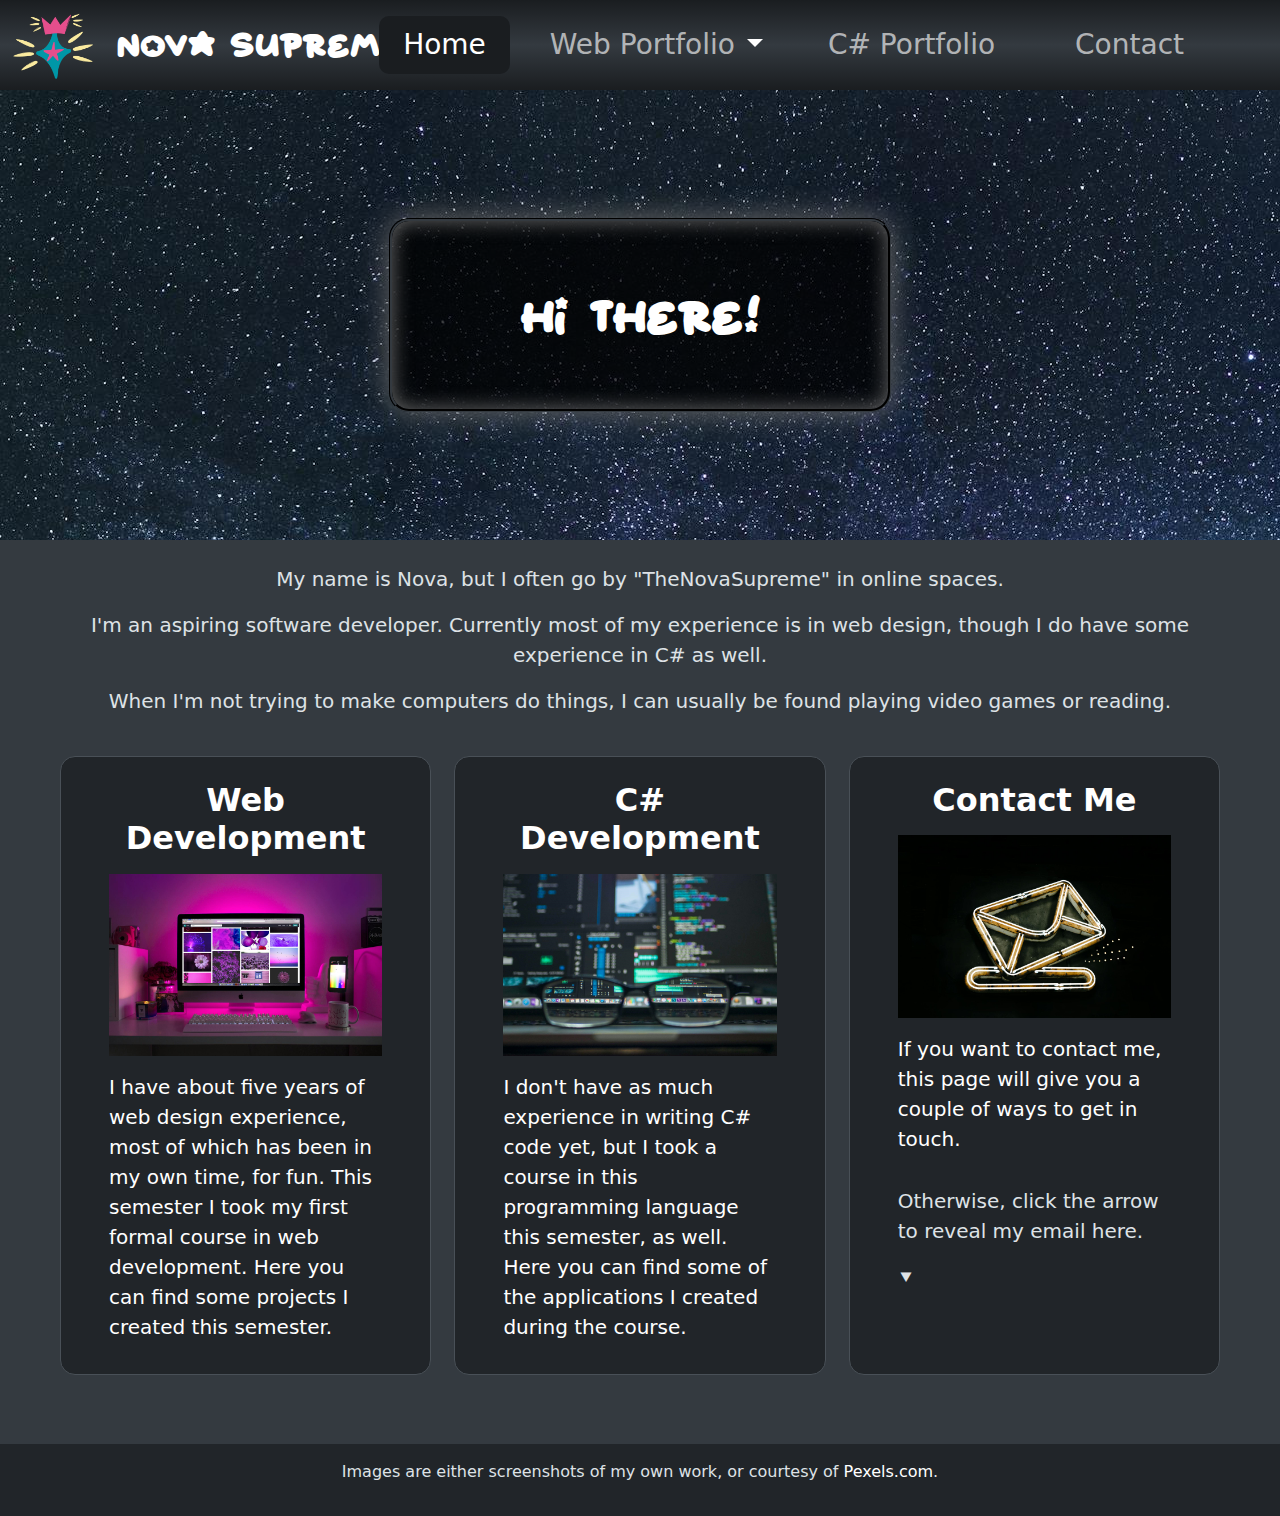
<file: index.html>
<!doctype html>
<html lang="en" data-bs-theme="dark">
  <head>
    <!-- Required meta tags -->
    <meta charset="utf-8">
    <meta name="viewport" content="width=device-width, initial-scale=1, shrink-to-fit=no">

    <!-- FavIcon -->
    <link rel="apple-touch-icon" sizes="180x180" href="images/apple-touch-icon.png">
    <link rel="icon" type="image/png" sizes="32x32" href="images/favicon-32x32.png">
    <link rel="icon" type="image/png" sizes="16x16" href="images/favicon-16x16.png">
    <link rel="shortcut icon" href="images/favicon.ico">
	  <link rel="icon" sizes="192x192" href="images/android-chrome-192x192.png">

    <!-- Bootstrap CSS -->
    <link href="https://cdn.jsdelivr.net/npm/bootstrap@5.3.3/dist/css/bootstrap.min.css" rel="stylesheet" integrity="sha384-QWTKZyjpPEjISv5WaRU9OFeRpok6YctnYmDr5pNlyT2bRjXh0JMhjY6hW+ALEwIH" crossorigin="anonymous">

    <!-- Local Stylesheet -->
     <link rel="stylesheet" href="styles.css">

    <title>Home | Nova Supreme</title>
  </head>
  <body id="bootstrap-overrides" class="bg-body-secondary">

    <!-- Navigation -->
    <nav class="navbar navbar-expand-xl fixed-top">

      <a class="navbar-brand fs-3 fs-xl-2" href="index.html"><img src="images/logo.png" 
        alt="a digital drawing of a star with a crown" class="img-fluid navbar-brand" id="navbar-logo">Nova Supreme</a>

      <!-- Hamburger menu icon -->
      <button class="navbar-toggler me-3" type="button" data-bs-toggle="collapse" data-bs-target="#navbarSupportedContent" aria-controls="navbarSupportedContent" aria-expanded="false" aria-label="Toggle navigation">
        <span class="navbar-toggler-icon"></span>
       </button>

       <!-- Navbar links -->
        <div class="collapse navbar-collapse" id="navbarSupportedContent">
          <ul class="navbar-nav ms-auto me-2 me-xl-5 px-2">
            <li class="nav-item px-3 fs-3">
              <a class="nav-link active px-4 mt-3" aria-current="page" href="index.html">Home</a>
            </li>
            <li class="nav-item dropdown px-3 fs-3 mb-xl-3 btn-group">
              <a class="nav-link ps-4 ps-xl-2 pe-2 mt-3" role="button" href="web-portfolio/web-portfolio.html">Web Portfolio</a>
              <a class="dropdown-toggle dropdown-toggle-split mt-4 ps-3 ps-xl-1 text-white" role="button" data-bs-toggle="dropdown" aria-expanded="false">
                <span class="visually-hidden">Toggle Dropdown</span>
              </a>
              <ul class="dropdown-menu">
                <li><a class="dropdown-item" href="web-portfolio/portfolio-site.html">Portfolio Site</a></li>
                <li><a class="dropdown-item" href="web-portfolio/robotics-site.html">Robotics Site</a></li>
                <li><a class="dropdown-item" href="web-portfolio/stardew-fan-site.html">Stardew Fan Site</a></li>
              </ul>
            </li>
            <li class="nav-item px-3 fs-3">
              <a class="nav-link px-4 mt-3" href="csharp-portfolio.html">C# Portfolio</a>
            </li>
            <li class="nav-item px-3 fs-3">
              <a class="nav-link px-4 my-3" href="contact.html">Contact</a>
            </li>
          </ul>
        </div>

    </nav>

    <header class="home-header">
      <p class="starborn fs-1 text-white home-welcome">Hi there!</p>
    </header>

    <main class="home-main">

      <div class="px-5 py-4 fs-5 text-center">
        <p>My name is Nova, but I often go by "TheNovaSupreme" in online spaces.</p>
        <p>I'm an aspiring software developer. Currently most of my experience is in web design, though I do have some experience in C# as well.</p>
        <p>When I'm not trying to make computers do things, I can usually be found playing video games or reading.</p>
      </div>

      <div class="container-fluid">
        <div class="row mx-md-5">

          <article class="col-lg bg-dark px-5 py-3 mb-4 border border-light-subtle">
            <a class="text-decoration-none text-white" href="web-portfolio/web-portfolio.html">
              <h2 class="text-center p-2"><b>Web Development</b></h2>
              <img class="img-fluid" src="images/web-dev.jpg" alt="a computer monitor displaying a large number of different images">
              <p class="fs-5 pt-3">
                I have about five years of web design experience, most of which has been in my own time, for fun.
                This semester I took my first formal course in web development. Here you can find some projects I created this semester.
              </p>
            </a>
          </article>

          <article class="col-lg bg-dark px-5 py-3 mb-4 border border-light-subtle">
            <a class="text-decoration-none text-white" href="csharp-portfolio.html">
              <h2 class="text-center p-2"><b>C# Development</b></h2>
              <img class="img-fluid" src="images/pc-code.jpg" alt="an out-of-focus computer monitor with multiple windows of programming code and applications, with a pair of glasses in the foreground">
              <p class="fs-5 pt-3">
                I don't have as much experience in writing C# code yet, but I took a course in this programming language this semester, as 
                well. Here you can find some of the applications I created during the course.
              </p>
            </a>
          </article>

          <article class="col-lg bg-dark px-5 py-3 mb-4 border border-light-subtle">
            <a class="text-decoration-none text-white" href="contact.html">
              <h2 class="text-center p-2"><b>Contact Me</b></h2>
              <img class="img-fluid" src="images/email.jpg" alt="a stylized representation of an envelope entering a mail slot">
              <p class="fs-5 pt-3">
                If you want to contact me, this page will give you a couple of ways to get in touch.
              </p>
            </a>

            <p class="fs-5 pt-3">Otherwise, click the arrow to reveal my email here.</p>
            <p id="email-reveal" onclick="showEmail()" class="fs-5">&#x2BC6;</p>

            <div id="hidden-email">
              <p id="email-hide" onclick="hideEmail()" class="fs-5">&#x2BC5;</p>
              <p class="fs-5 bg-dark-subtle border border-light-subtle rounded-3 text-center p-1"><a class="text-decoration-none text-white" href="mailto:thenovasupreme@gmail.com" target="_blank">thenovasupreme@gmail.com</a></p>
            </div>
          </article>

        </div>
      </div>

    </main>

    <footer class="footer-main py-3 container-fluid bg-dark text-center">

      <p>Images are either screenshots of my own work, or courtesy of <a class="text-decoration-none text-white" href="https://pexels.com">Pexels.com</a>.</p>

    </footer>


    <!--JavaScript -->
    <!-- jQuery first, then Popper.js, then Bootstrap JS, then local scripts -->
    <script src="https://ajax.googleapis.com/ajax/libs/jquery/3.7.1/jquery.min.js"></script> 
    <script src="https://cdn.jsdelivr.net/npm/@popperjs/core@2.11.8/dist/umd/popper.min.js" integrity="sha384-I7E8VVD/ismYTF4hNIPjVp/Zjvgyol6VFvRkX/vR+Vc4jQkC+hVqc2pM8ODewa9r" crossorigin="anonymous"></script>
    <script src="https://cdn.jsdelivr.net/npm/bootstrap@5.3.3/dist/js/bootstrap.min.js" integrity="sha384-0pUGZvbkm6XF6gxjEnlmuGrJXVbNuzT9qBBavbLwCsOGabYfZo0T0to5eqruptLy" crossorigin="anonymous"></script>
    <script src="scripts.js"></script>
  </body>
</html>
</file>
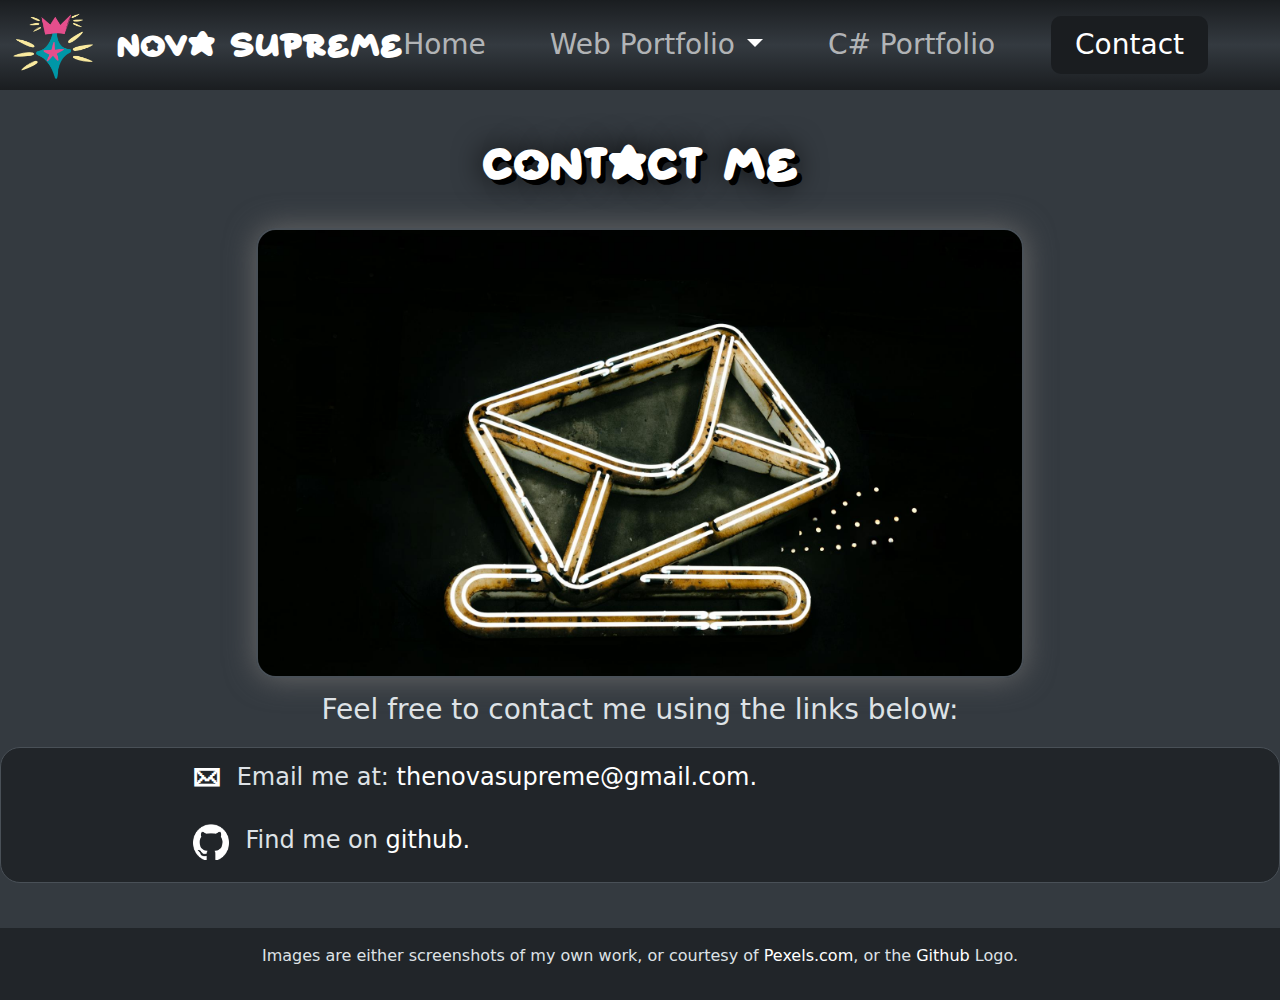
<file: contact.html>
<!doctype html>
<html lang="en" data-bs-theme="dark">
  <head>
    <!-- Required meta tags -->
    <meta charset="utf-8">
    <meta name="viewport" content="width=device-width, initial-scale=1, shrink-to-fit=no">

    <!-- FavIcon -->
    <link rel="apple-touch-icon" sizes="180x180" href="images/apple-touch-icon.png">
    <link rel="icon" type="image/png" sizes="32x32" href="images/favicon-32x32.png">
    <link rel="icon" type="image/png" sizes="16x16" href="images/favicon-16x16.png">
    <link rel="shortcut icon" href="images/favicon.ico">
	  <link rel="icon" sizes="192x192" href="images/android-chrome-192x192.png">

    <!-- Bootstrap CSS -->
    <link href="https://cdn.jsdelivr.net/npm/bootstrap@5.3.3/dist/css/bootstrap.min.css" rel="stylesheet" integrity="sha384-QWTKZyjpPEjISv5WaRU9OFeRpok6YctnYmDr5pNlyT2bRjXh0JMhjY6hW+ALEwIH" crossorigin="anonymous">

    <!-- Local Stylesheet -->
     <link rel="stylesheet" href="styles.css">

    <title>Template | Nova Supreme</title>
  </head>
  <body id="bootstrap-overrides" class="bg-body-secondary">

    <!-- Navigation -->
    <nav class="navbar navbar-expand-xl fixed-top">

      <a class="navbar-brand fs-3 fs-xl-2" href="index.html"><img src="images/logo.png" 
        alt="a digital drawing of a star with a crown" class="img-fluid navbar-brand" id="navbar-logo">Nova Supreme</a>

      <!-- Hamburger menu icon -->
      <button class="navbar-toggler me-3" type="button" data-bs-toggle="collapse" data-bs-target="#navbarSupportedContent" aria-controls="navbarSupportedContent" aria-expanded="false" aria-label="Toggle navigation">
        <span class="navbar-toggler-icon"></span>
       </button>

       <!-- Navbar links -->
        <div class="collapse navbar-collapse" id="navbarSupportedContent">
          <ul class="navbar-nav ms-auto me-2 me-xl-5 px-2">
            <li class="nav-item px-3 fs-3">
              <a class="nav-link px-4 mt-3" href="index.html">Home</a>
            </li>
            <li class="nav-item dropdown px-3 fs-3 mb-xl-3 btn-group">
              <a class="nav-link ps-4 ps-xl-2 pe-2 mt-3" role="button" href="web-portfolio/web-portfolio.html">Web Portfolio</a>
              <a class="dropdown-toggle dropdown-toggle-split mt-4 ps-3 ps-xl-1 text-white" role="button" data-bs-toggle="dropdown" aria-expanded="false">
                <span class="visually-hidden">Toggle Dropdown</span>
              </a>
              <ul class="dropdown-menu">
                <li><a class="dropdown-item" href="web-portfolio/portfolio-site.html">Portfolio Site</a></li>
                <li><a class="dropdown-item" href="web-portfolio/robotics-site.html">Robotics Site</a></li>
                <li><a class="dropdown-item" href="web-portfolio/stardew-fan-site.html">Stardew Fan Site</a></li>
              </ul>
            </li>
            <li class="nav-item px-3 fs-3">
              <a class="nav-link px-4 mt-3" href="csharp-portfolio.html">C# Portfolio</a>
            </li>
            <li class="nav-item px-3 fs-3">
              <a class="nav-link px-4 my-3 active" aria-current="page" href="contact.html">Contact</a>
            </li>
          </ul>
        </div>

    </nav>

    <header class="mt-md-5">
      <img id="flavor-img" class="img-fluid border border-2 border-light-subtle" src="images/email.jpg" alt="a stylized representation of an envelope entering a mail slot">
      <h1 class="starborn text-white">Contact Me</h1>
    </header>

    <main class="text-center">

      <p class="lead fs-3">Feel free to contact me using the links below:</p>

      <div class="contact-links bg-dark border border-light-subtle mx-auto">
          <div class="d-flex flex-row justify-content-start align-items-center">
            <p class="fs-3 pt-2 me-2 fw-bold"><a class="text-decoration-none text-white" href="mailto:thenovasupreme@gmail.com" target="_blank">&#128386;</a></p>
            <p class="fs-4 pt-2 ms-2">Email me at: <a class="text-decoration-none text-white" href="mailto:thenovasupreme@gmail.com" target="_blank">thenovasupreme@gmail.com.</a></p>
          </div>

        <div class="d-flex flex-row justify-content-start align-items-center pb-2">
          <a class="text-decoration-none text-white" href="https://github.com/TheNovaSupreme" target="_blank"><img class="github-logo pt-1 pb-2 me-2" src="images/github-mark-white.png" alt="white github logo"></a>
          <p class="fs-4 pt-2 ms-2">Find me on <a class="text-decoration-none text-white" href="https://github.com/TheNovaSupreme" target="_blank">github.</a></p>
        </div>
      </div>

    </main>

    <footer class="container-fluid bg-dark text-center py-3">

      <p>Images are either screenshots of my own work, or courtesy of <a class="text-decoration-none text-white" href="https://pexels.com">Pexels.com</a>, or the <a class="text-decoration-none text-white" href="https://github.com">Github</a> Logo.</p>

    </footer>

    <!--JavaScript -->
    <!-- jQuery first, then Popper.js, then Bootstrap JS, then local scripts -->
    <script src="https://ajax.googleapis.com/ajax/libs/jquery/3.7.1/jquery.min.js"></script> 
    <script src="https://cdn.jsdelivr.net/npm/@popperjs/core@2.11.8/dist/umd/popper.min.js" integrity="sha384-I7E8VVD/ismYTF4hNIPjVp/Zjvgyol6VFvRkX/vR+Vc4jQkC+hVqc2pM8ODewa9r" crossorigin="anonymous"></script>
    <script src="https://cdn.jsdelivr.net/npm/bootstrap@5.3.3/dist/js/bootstrap.min.js" integrity="sha384-0pUGZvbkm6XF6gxjEnlmuGrJXVbNuzT9qBBavbLwCsOGabYfZo0T0to5eqruptLy" crossorigin="anonymous"></script>
    <script src="scripts.js"></script>
  </body>
</html>
</file>
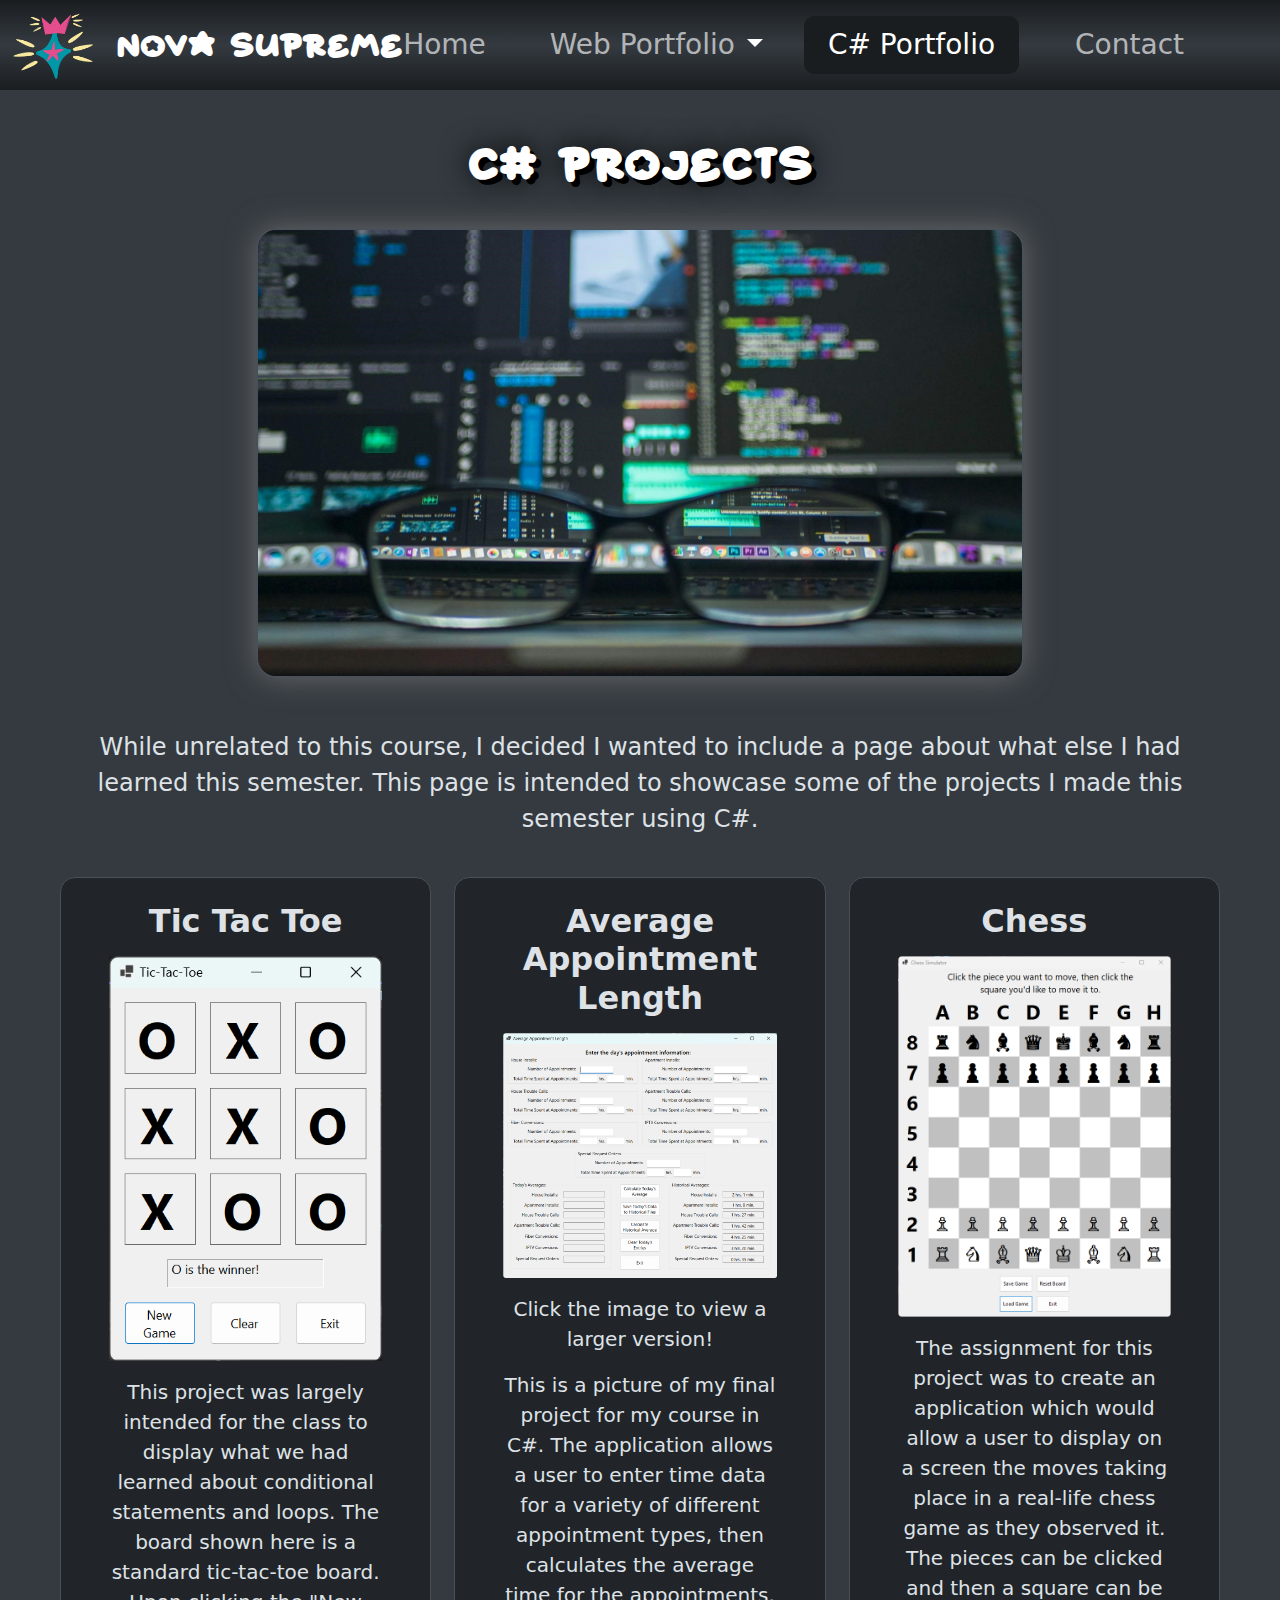
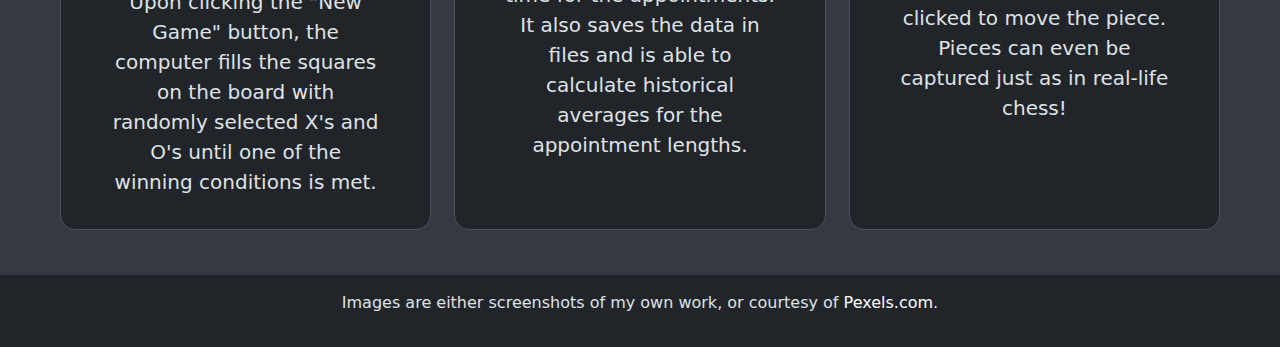
<file: csharp-portfolio.html>
<!doctype html>
<html lang="en" data-bs-theme="dark">
  <head>
    <!-- Required meta tags -->
    <meta charset="utf-8">
    <meta name="viewport" content="width=device-width, initial-scale=1, shrink-to-fit=no">

    <!-- FavIcon -->
    <link rel="apple-touch-icon" sizes="180x180" href="images/apple-touch-icon.png">
    <link rel="icon" type="image/png" sizes="32x32" href="images/favicon-32x32.png">
    <link rel="icon" type="image/png" sizes="16x16" href="images/favicon-16x16.png">
    <link rel="shortcut icon" href="images/favicon.ico">
	  <link rel="icon" sizes="192x192" href="images/android-chrome-192x192.png">

    <!-- Bootstrap CSS -->
    <link href="https://cdn.jsdelivr.net/npm/bootstrap@5.3.3/dist/css/bootstrap.min.css" rel="stylesheet" integrity="sha384-QWTKZyjpPEjISv5WaRU9OFeRpok6YctnYmDr5pNlyT2bRjXh0JMhjY6hW+ALEwIH" crossorigin="anonymous">

    <!-- Local Stylesheet -->
     <link rel="stylesheet" href="styles.css">

    <title>Template | Nova Supreme</title>
  </head>
  <body id="bootstrap-overrides" class="bg-body-secondary">

    <!-- Navigation -->
    <nav class="navbar navbar-expand-xl fixed-top">

      <a class="navbar-brand fs-3 fs-xl-2" href="index.html"><img src="images/logo.png" 
        alt="a digital drawing of a star with a crown" class="img-fluid navbar-brand" id="navbar-logo">Nova Supreme</a>

      <!-- Hamburger menu icon -->
      <button class="navbar-toggler me-3" type="button" data-bs-toggle="collapse" data-bs-target="#navbarSupportedContent" aria-controls="navbarSupportedContent" aria-expanded="false" aria-label="Toggle navigation">
        <span class="navbar-toggler-icon"></span>
       </button>

       <!-- Navbar links -->
        <div class="collapse navbar-collapse" id="navbarSupportedContent">
          <ul class="navbar-nav ms-auto me-2 me-xl-5 px-2">
            <li class="nav-item px-3 fs-3">
              <a class="nav-link px-4 mt-3" href="index.html">Home</a>
            </li>
            <li class="nav-item dropdown px-3 fs-3 mb-xl-3 btn-group">
              <a class="nav-link ps-4 ps-xl-2 pe-2 mt-3" role="button" href="web-portfolio/web-portfolio.html">Web Portfolio</a>
              <a class="dropdown-toggle dropdown-toggle-split mt-4 ps-3 ps-xl-1 text-white" role="button" data-bs-toggle="dropdown" aria-expanded="false">
                <span class="visually-hidden">Toggle Dropdown</span>
              </a>
              <ul class="dropdown-menu">
                <li><a class="dropdown-item" href="web-portfolio/portfolio-site.html">Portfolio Site</a></li>
                <li><a class="dropdown-item" href="web-portfolio/robotics-site.html">Robotics Site</a></li>
                <li><a class="dropdown-item" href="web-portfolio/stardew-fan-site.html">Stardew Fan Site</a></li>
              </ul>
            </li>
            <li class="nav-item px-3 fs-3">
              <a class="nav-link px-4 mt-3 active" aria-current="page" href="csharp-portfolio.html">C# Portfolio</a>
            </li>
            <li class="nav-item px-3 fs-3">
              <a class="nav-link px-4 my-3" href="contact.html">Contact</a>
            </li>
          </ul>
        </div>

    </nav>

    <header class="mt-md-5">
      <img id="flavor-img" class="border border-2 border-light-subtle" src="images/pc-code.jpg" alt="an out-of-focus computer monitor with multiple windows of programming code and applications, with a pair of glasses in the foreground">
      <h1 class="starborn text-white">C# Projects</h1>
    </header>

    <main class="text-center">

      <p class="lead fs-4 p-4 mt-md-4 mx-5">
        While unrelated to this course, I decided I wanted to include a page about what else I had learned this 
        semester. This page is intended to showcase some of the projects I made this semester using C#.
      </p>

      <div class="container-fluid">
        <div class="row mx-md-5">

          <article class="col-lg bg-dark px-5 py-3 mb-4 mb-md-0 border border-light-subtle">
            <h2 class="text-center p-2"><b>Tic Tac Toe</b></h2>
            <img class="img-fluid pb-3" src="images/tic-tac-toe-screenshot.png" alt="an application window showing a game of tic tac toe, in which O has won">
            <p class="fs-5">
              This project was largely intended for the class to display what we had learned about conditional 
              statements and loops. The board shown here is a standard tic-tac-toe board. Upon clicking the "New Game" 
              button, the computer fills the squares on the board with randomly selected X's and O's until one of the 
              winning conditions is met.
            </p>
          </article>

          <article class="col-lg bg-dark px-5 py-3 mb-4 mb-md-0 border border-light-subtle">
            <h2 class="text-center p-2"><b>Average Appointment Length</b></h2>
            <img class="img-fluid pb-3" role="button" data-bs-toggle="modal" data-bs-target="#zoomImage" src="images/average-appointment-length-screenshot.png" alt="an application window showing a form for entering appointment data and calculating today's average appointment length as well as displaying historical appointment length">
            <div class="modal fade" id="zoomImage" tabindex="-1" aria-hidden="true">
              <div class="modal-dialog">
                <div class="modal-content">
                  <img class="img-fluid" src="images/average-appointment-length-screenshot.png" alt="a larger image of an application window showing a form for entering appointment data and calculating today's average appointment length as well as displaying historical appointment length">
                </div>
              </div>
            </div>
            <p class="lead fs-5">Click the image to view a larger version!</p>
            <p class="fs-5">
              This is a picture of my final project for my course in C#. The application allows a user to enter time 
              data for a variety of different appointment types, then calculates the average time for the appointments. 
              It also saves the data in files and is able to calculate historical averages for the appointment lengths.
            </p>
          </article>

          <article class="col-lg bg-dark px-5 py-3 mb-4 mb-md-0 border border-light-subtle">
            <h2 class="text-center p-2"><b>Chess</b></h2>
            <img class="img-fluid pb-3" src="images/chess-screenshot.png" alt="an application window showing a chess board with instructions to click the pieces to move them">
            <p class="fs-5">
              The assignment for this project was to create an application which would allow a user to display on a 
              screen the moves taking place in a real-life chess game as they observed it. The pieces can be clicked and 
              then a square can be clicked to move the piece. Pieces can even be captured just as in real-life chess!
            </p>
          </article>

        </div>
      </div>

    </main>

    <footer class="container-fluid bg-dark text-center py-3">

      <p>Images are either screenshots of my own work, or courtesy of <a class="text-decoration-none text-white" href="https://pexels.com">Pexels.com</a>.</p>

    </footer>

    <!--JavaScript -->
    <!-- jQuery first, then Popper.js, then Bootstrap JS, then local scripts -->
    <script src="https://ajax.googleapis.com/ajax/libs/jquery/3.7.1/jquery.min.js"></script> 
    <script src="https://cdn.jsdelivr.net/npm/@popperjs/core@2.11.8/dist/umd/popper.min.js" integrity="sha384-I7E8VVD/ismYTF4hNIPjVp/Zjvgyol6VFvRkX/vR+Vc4jQkC+hVqc2pM8ODewa9r" crossorigin="anonymous"></script>
    <script src="https://cdn.jsdelivr.net/npm/bootstrap@5.3.3/dist/js/bootstrap.min.js" integrity="sha384-0pUGZvbkm6XF6gxjEnlmuGrJXVbNuzT9qBBavbLwCsOGabYfZo0T0to5eqruptLy" crossorigin="anonymous"></script>
    <script src="scripts.js"></script>
  </body>
</html>
</file>
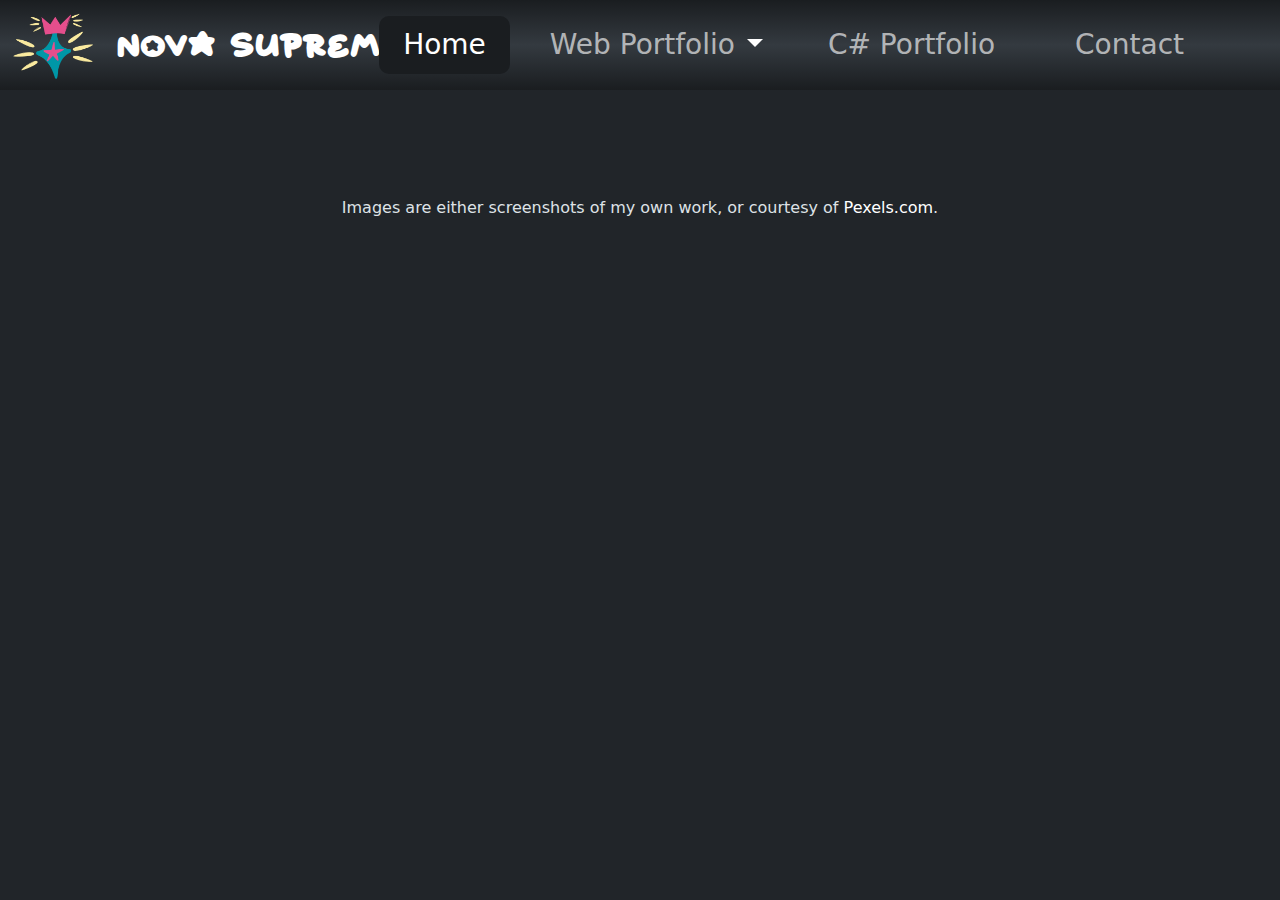
<file: template.html>
<!doctype html>
<html lang="en" data-bs-theme="dark">
  <head>
    <!-- Required meta tags -->
    <meta charset="utf-8">
    <meta name="viewport" content="width=device-width, initial-scale=1, shrink-to-fit=no">

    <!-- FavIcon -->
    <link rel="apple-touch-icon" sizes="180x180" href="images/apple-touch-icon.png">
    <link rel="icon" type="image/png" sizes="32x32" href="images/favicon-32x32.png">
    <link rel="icon" type="image/png" sizes="16x16" href="images/favicon-16x16.png">
    <link rel="shortcut icon" href="images/favicon.ico">
	  <link rel="icon" sizes="192x192" href="images/android-chrome-192x192.png">

    <!-- Bootstrap CSS -->
    <link href="https://cdn.jsdelivr.net/npm/bootstrap@5.3.3/dist/css/bootstrap.min.css" rel="stylesheet" integrity="sha384-QWTKZyjpPEjISv5WaRU9OFeRpok6YctnYmDr5pNlyT2bRjXh0JMhjY6hW+ALEwIH" crossorigin="anonymous">

    <!-- Local Stylesheet -->
     <link rel="stylesheet" href="styles.css">

    <title>Template | Nova Supreme</title>
  </head>
  <body id="bootstrap-overrides">

    <!-- Navigation -->
    <nav class="navbar navbar-expand-xl fixed-top">

      <a class="navbar-brand fs-3 fs-xl-2" href="index.html"><img src="images/logo.png" 
        alt="a digital drawing of a star with a crown" class="img-fluid navbar-brand" id="navbar-logo">Nova Supreme</a>

      <!-- Hamburger menu icon -->
      <button class="navbar-toggler me-3" type="button" data-bs-toggle="collapse" data-bs-target="#navbarSupportedContent" aria-controls="navbarSupportedContent" aria-expanded="false" aria-label="Toggle navigation">
        <span class="navbar-toggler-icon"></span>
       </button>

       <!-- Navbar links -->
        <div class="collapse navbar-collapse" id="navbarSupportedContent">
          <ul class="navbar-nav ms-auto me-2 me-xl-5 px-2">
            <li class="nav-item px-3 fs-3">
              <a class="nav-link active px-4 mt-3" aria-current="page" href="index.html">Home</a>
            </li>
            <li class="nav-item dropdown px-3 fs-3 mb-xl-3 btn-group">
              <a class="nav-link ps-4 ps-xl-2 pe-2 mt-3" role="button" href="web-portfolio/web-portfolio.html">Web Portfolio</a>
              <a class="dropdown-toggle dropdown-toggle-split mt-4 ps-3 ps-xl-1 text-white" role="button" data-bs-toggle="dropdown" aria-expanded="false">
                <span class="visually-hidden">Toggle Dropdown</span>
              </a>
              <ul class="dropdown-menu">
                <li><a class="dropdown-item" href="web-portfolio/portfolio-site.html">Portfolio Site</a></li>
                <li><a class="dropdown-item" href="web-portfolio/robotics-site.html">Robotics Site</a></li>
                <li><a class="dropdown-item" href="web-portfolio/stardew-fan-site.html">Stardew Fan Site</a></li>
              </ul>
            </li>
            <li class="nav-item px-3 fs-3">
              <a class="nav-link px-4 mt-3" href="csharp-portfolio.html">C# Portfolio</a>
            </li>
            <li class="nav-item px-3 fs-3">
              <a class="nav-link px-4 my-3" href="contact.html">Contact</a>
            </li>
          </ul>
        </div>

    </nav>

    <main>



    </main>

    <footer class="container-fluid bg-dark text-center py-3">

      <p>Images are either screenshots of my own work, or courtesy of <a class="text-decoration-none text-white" href="https://pexels.com">Pexels.com</a>.</p>

    </footer>

    <!--JavaScript -->
    <!-- jQuery first, then Popper.js, then Bootstrap JS, then local scripts -->
    <script src="https://ajax.googleapis.com/ajax/libs/jquery/3.7.1/jquery.min.js"></script> 
    <script src="https://cdn.jsdelivr.net/npm/@popperjs/core@2.11.8/dist/umd/popper.min.js" integrity="sha384-I7E8VVD/ismYTF4hNIPjVp/Zjvgyol6VFvRkX/vR+Vc4jQkC+hVqc2pM8ODewa9r" crossorigin="anonymous"></script>
    <script src="https://cdn.jsdelivr.net/npm/bootstrap@5.3.3/dist/js/bootstrap.min.js" integrity="sha384-0pUGZvbkm6XF6gxjEnlmuGrJXVbNuzT9qBBavbLwCsOGabYfZo0T0to5eqruptLy" crossorigin="anonymous"></script>
    <script src="scripts.js"></script>
  </body>
</html>
</file>
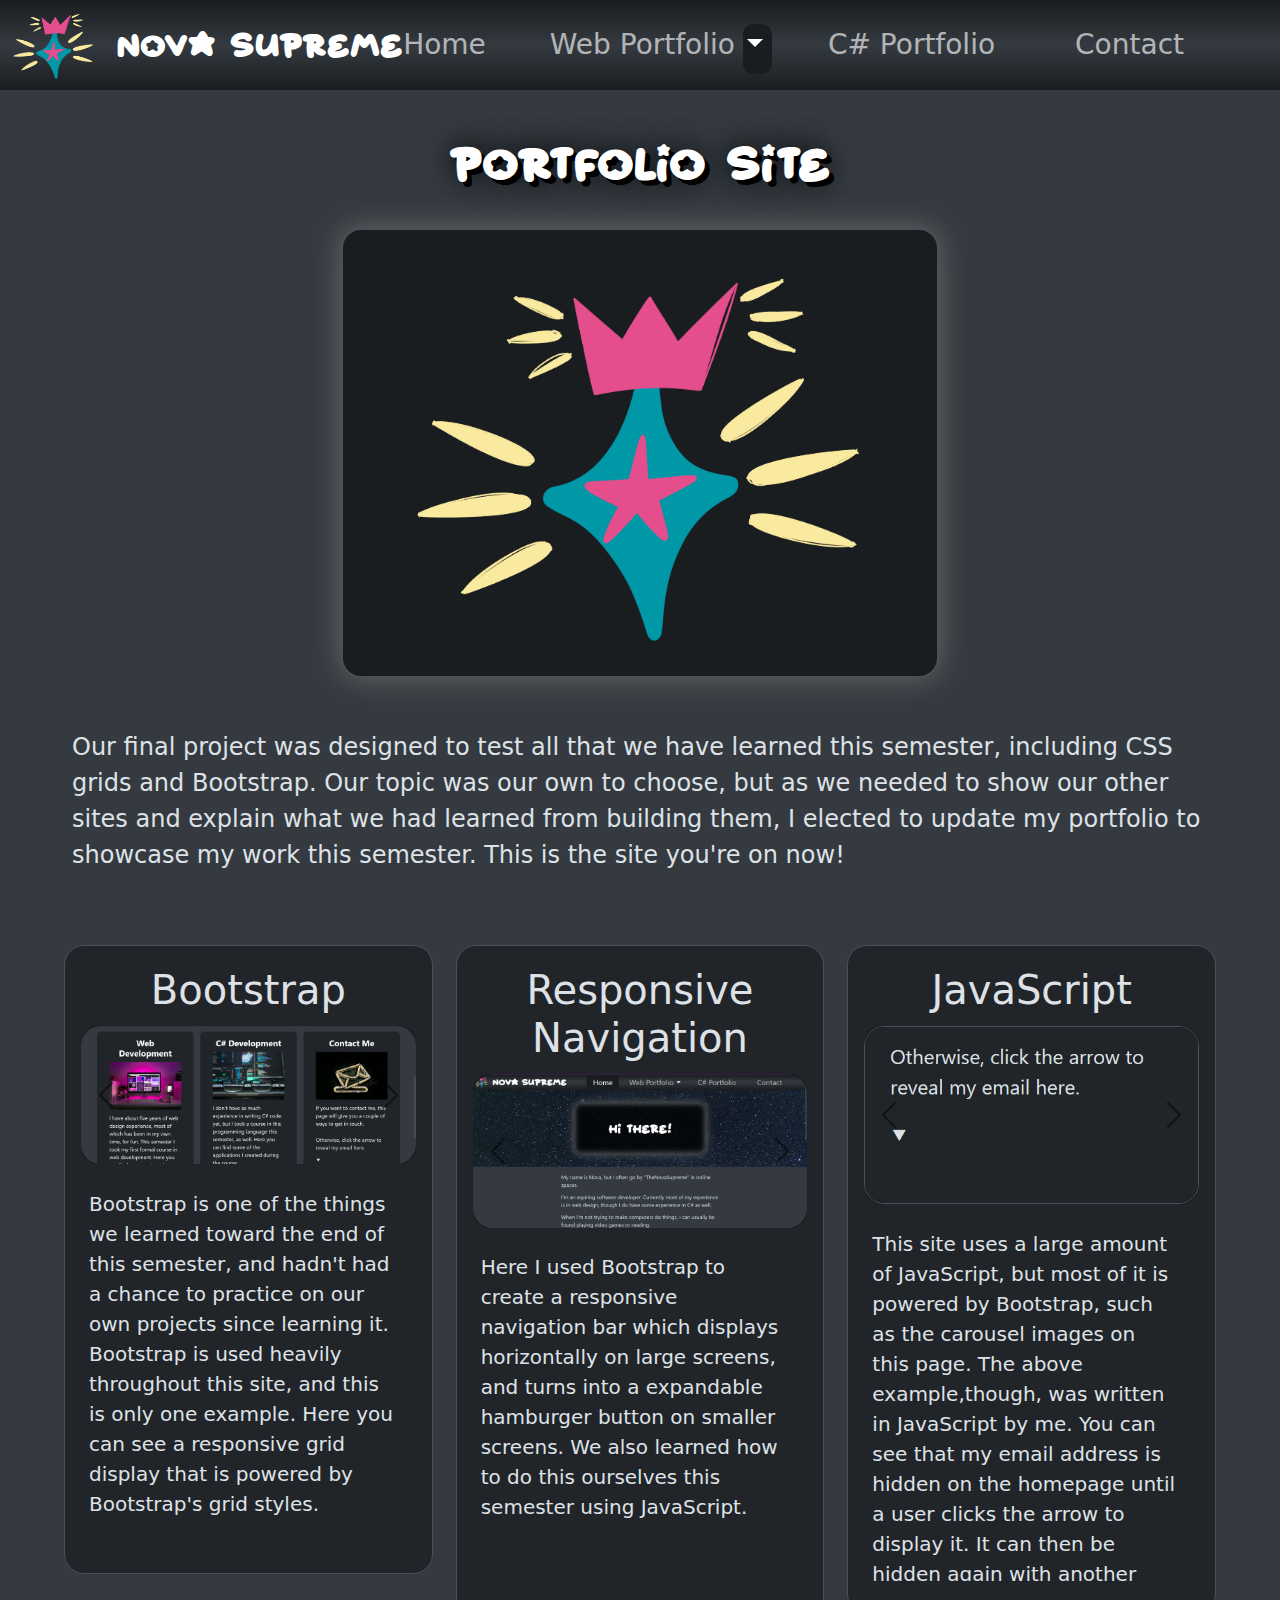
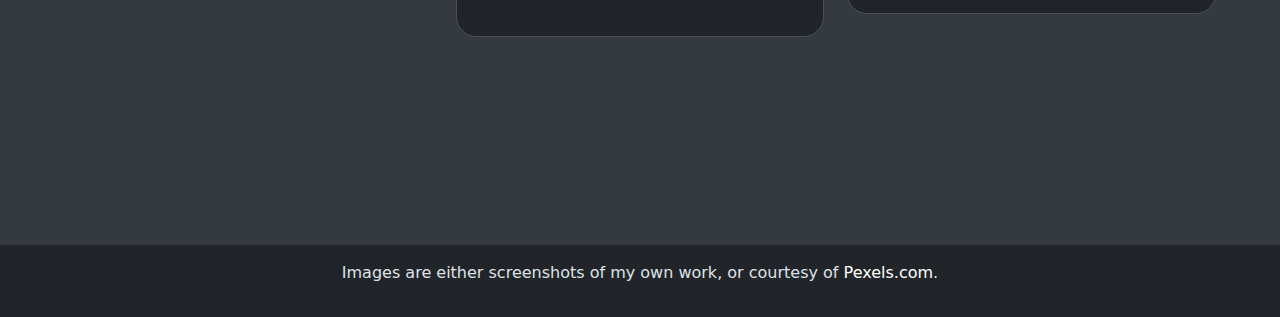
<file: web-portfolio/portfolio-site.html>
<!doctype html>
<html lang="en" data-bs-theme="dark">
  <head>
    <!-- Required meta tags -->
    <meta charset="utf-8">
    <meta name="viewport" content="width=device-width, initial-scale=1, shrink-to-fit=no">

    <!-- FavIcon -->
    <link rel="apple-touch-icon" sizes="180x180" href="../images/apple-touch-icon.png">
    <link rel="icon" type="image/png" sizes="32x32" href="../images/favicon-32x32.png">
    <link rel="icon" type="image/png" sizes="16x16" href="../images/favicon-16x16.png">
    <link rel="shortcut icon" href="../images/favicon.ico">
	  <link rel="icon" sizes="192x192" href="../images/android-chrome-192x192.png">

    <!-- Bootstrap CSS -->
    <link href="https://cdn.jsdelivr.net/npm/bootstrap@5.3.3/dist/css/bootstrap.min.css" rel="stylesheet" integrity="sha384-QWTKZyjpPEjISv5WaRU9OFeRpok6YctnYmDr5pNlyT2bRjXh0JMhjY6hW+ALEwIH" crossorigin="anonymous">

    <!-- Local Stylesheet -->
     <link rel="stylesheet" href="../styles.css">

    <title>Web Portfolio | Portfolio Site | Nova Supreme</title>
  </head>
  <body id="bootstrap-overrides" class="bg-body-secondary">

    <!-- Navigation -->
    <nav class="navbar navbar-expand-xl fixed-top">

      <a class="navbar-brand fs-3 fs-xl-2" href="../index.html"><img src="../images/logo.png" 
        alt="a digital drawing of a star with a crown" class="img-fluid navbar-brand" id="navbar-logo">Nova Supreme</a>

      <!-- Hamburger menu icon -->
      <button class="navbar-toggler me-3" type="button" data-bs-toggle="collapse" data-bs-target="#navbarSupportedContent" aria-controls="navbarSupportedContent" aria-expanded="false" aria-label="Toggle navigation">
        <span class="navbar-toggler-icon"></span>
       </button>

       <!-- Navbar links -->
        <div class="collapse navbar-collapse" id="navbarSupportedContent">
          <ul class="navbar-nav ms-auto me-2 me-xl-5 px-2">
            <li class="nav-item px-3 fs-3">
              <a class="nav-link px-4 mt-3" href="../index.html">Home</a>
            </li>
            <li class="nav-item dropdown px-3 fs-3 mb-xl-3 btn-group">
              <a class="nav-link ps-4 ps-xl-2 pe-2 mt-3" role="button" href="web-portfolio.html">Web Portfolio</a>
              <a class="dropdown-toggle dropdown-toggle-split mt-4 ps-3 ps-xl-1 text-white active" role="button" data-bs-toggle="dropdown" aria-expanded="false">
                <span class="visually-hidden">Toggle Dropdown</span>
              </a>
              <ul class="dropdown-menu">
                <li><a class="dropdown-item active" aria-current="page" href="portfolio-site.html">Portfolio Site</a></li>
                <li><a class="dropdown-item" href="robotics-site.html">Robotics Site</a></li>
                <li><a class="dropdown-item" href="stardew-fan-site.html">Stardew Fan Site</a></li>
              </ul>
            </li>
            <li class="nav-item px-3 fs-3">
              <a class="nav-link px-4 mt-3" href="../csharp-portfolio.html">C# Portfolio</a>
            </li>
            <li class="nav-item px-3 fs-3">
              <a class="nav-link px-4 my-3" href="../contact.html">Contact</a>
            </li>
          </ul>
        </div>

    </nav>

    <header class="mt-md-5">
      <img id="header-logo" class="img-top img-fluid border border-2 border-light-subtle" src="../images/logo.png" alt="a digital drawing of a star with a crown">
      <h1 class="starborn text-white">Portfolio Site</h1>
    </header>

    <main>

      <p class="lead fs-4 p-4 mx-md-5 mt-md-4">
        Our final project was designed to test all that we have learned this semester, 
        including CSS grids and Bootstrap. Our topic was our own to choose, but as we needed to show our
        other sites and explain what we had learned from building them, I elected to update my portfolio to
        showcase my work this semester. This is the site you're on now!
      </p>

      <div class="css-grid css-grid-3 mt-lg-5">
        <article class="bg-dark border border-light-subtle p-lg-3 mb-3">
          <h2 class="fs-1 p-1 text-center">Bootstrap</h2>
          <div id="carouselBootstrap" class="carousel slide">
            <div class="carousel-inner rounded-4">
              <div class="carousel-item active">
                <img class="img-fluid" src="../images/portfolio-site-bootstrap-desktop.png" alt="a screenshot of a site on a large window displaying three grouped sections of images and text side-by-side">
              </div>
              
              <div class="carousel-item">
                <img class="img-fluid" src="../images/portfolio-site-bootstrap-mobile.png" alt="a screenshot of a site on a narrow window displaying a grouped image and text with the top of another grouped section visible below">
              </div>
            </div>

            <button class="carousel-control-prev" type="button" data-bs-target="#carouselBootstrap" data-bs-slide="prev">
              <span class="carousel-control-prev-icon" aria-hidden="true"></span>
              <span class="visually-hidden">Previous</span>
            </button>

            <button class="carousel-control-next" type="button" data-bs-target="#carouselBootstrap" data-bs-slide="next">
              <span class="carousel-control-next-icon" aria-hidden="true"></span>
              <span class="visually-hidden">Next</span>
            </button>
          </div>

          <p class="p-2 fs-5 overflow-auto car-p">
            Bootstrap is one of the things we learned toward the end of this semester, and hadn't had a chance to practice on our own 
            projects since learning it. Bootstrap is used heavily throughout this site, and this is only one example. Here you can see
            a responsive grid display that is powered by Bootstrap's grid styles.
          </p>
        </article>


        <article class="bg-dark border border-light-subtle p-lg-3 mb-3">
          <h2 class="fs-1 p-1 text-center">Responsive Navigation</h2>
          <div id="carouselNav" class="carousel slide">
            <div class="carousel-inner rounded-4">
              <div class="carousel-item active">
                <img class="img-fluid" src="../images/portfolio-site-nav-desktop.png" alt="a screenshot of a site on a large window displaying a landing page with a horizontal navigation bar along the top of the screen">
              </div>
              
              <div class="carousel-item">
                <img class="img-fluid" src="../images/portfolio-site-nav-mobile-hidden.png" alt="a screenshot of a site on a narrow window displaying a landing page with a hamburger menu button in the top right corner">
              </div>

              <div class="carousel-item">
                <img class="img-fluid" src="../images/portfolio-site-nav-mobile-shown.png" alt="a screenshot of a site on a narrow window displaying a landing page with a hamburger menu button in the top right corner, expanded to show a navigation menu displayed vertically">
              </div>
          </div>

            <button class="carousel-control-prev" type="button" data-bs-target="#carouselNav" data-bs-slide="prev">
              <span class="carousel-control-prev-icon" aria-hidden="true"></span>
              <span class="visually-hidden">Previous</span>
            </button>

            <button class="carousel-control-next" type="button" data-bs-target="#carouselNav" data-bs-slide="next">
              <span class="carousel-control-next-icon" aria-hidden="true"></span>
              <span class="visually-hidden">Next</span>
            </button>
          </div>

          <p class="p-2 fs-5 overflow-auto car-p">
            Here I used Bootstrap to create a responsive navigation bar which displays horizontally on large screens, and 
            turns into a expandable hamburger button on smaller screens. We also learned how to do this ourselves this 
            semester using JavaScript.
          </p>
        </article>


        <article class="bg-dark border border-light-subtle p-lg-3 mb-3">
          <h2 class="fs-1 p-1 text-center">JavaScript</h2>
          <div id="carouselJS" class="carousel slide">
            <div class="carousel-inner rounded-4">
              <div class="carousel-item active">
                <img class="img-fluid border border-light-subtle" src="../images/portfolio-site-email-hidden.png" alt="a screenshot of a block of text prompting the user to click the downward-pointing arrow below to display an email address">
              </div>
              
              <div class="carousel-item">
                <img class="img-fluid border border-light-subtle" src="../images/portfolio-site-email-shown.png" alt="a screenshot of a block of text followed by an upward-pointing arrow and a box containing an email address">
              </div>
            </div>

            <button class="carousel-control-prev" type="button" data-bs-target="#carouselJS" data-bs-slide="prev">
              <span class="carousel-control-prev-icon" aria-hidden="true"></span>
              <span class="visually-hidden">Previous</span>
            </button>

            <button class="carousel-control-next" type="button" data-bs-target="#carouselJS" data-bs-slide="next">
              <span class="carousel-control-next-icon" aria-hidden="true"></span>
              <span class="visually-hidden">Next</span>
            </button>
          </div>

          <p class="p-2 fs-5 overflow-auto car-p">
            This site uses a large amount of JavaScript, but most of it is powered by Bootstrap, such as the carousel images 
            on this page. The above example,though, was written in JavaScript by me. You can see that my email address is hidden 
            on the homepage until a user clicks the arrow to display it. It can then be hidden again with another click.
          </p>
        </article>
      </div>
    </main>

    <footer class="footer-web container-fluid bg-dark text-center py-3">

      <p>Images are either screenshots of my own work, or courtesy of <a class="text-decoration-none text-white" href="https://pexels.com">Pexels.com</a>.</p>

    </footer>

    <!--JavaScript -->
    <!-- jQuery first, then Popper.js, then Bootstrap JS, then local scripts -->
    <script src="https://ajax.googleapis.com/ajax/libs/jquery/3.7.1/jquery.min.js"></script> 
    <script src="https://cdn.jsdelivr.net/npm/@popperjs/core@2.11.8/dist/umd/popper.min.js" integrity="sha384-I7E8VVD/ismYTF4hNIPjVp/Zjvgyol6VFvRkX/vR+Vc4jQkC+hVqc2pM8ODewa9r" crossorigin="anonymous"></script>
    <script src="https://cdn.jsdelivr.net/npm/bootstrap@5.3.3/dist/js/bootstrap.min.js" integrity="sha384-0pUGZvbkm6XF6gxjEnlmuGrJXVbNuzT9qBBavbLwCsOGabYfZo0T0to5eqruptLy" crossorigin="anonymous"></script>
    <script src="../scripts.js"></script>
  </body>
</html>
</file>
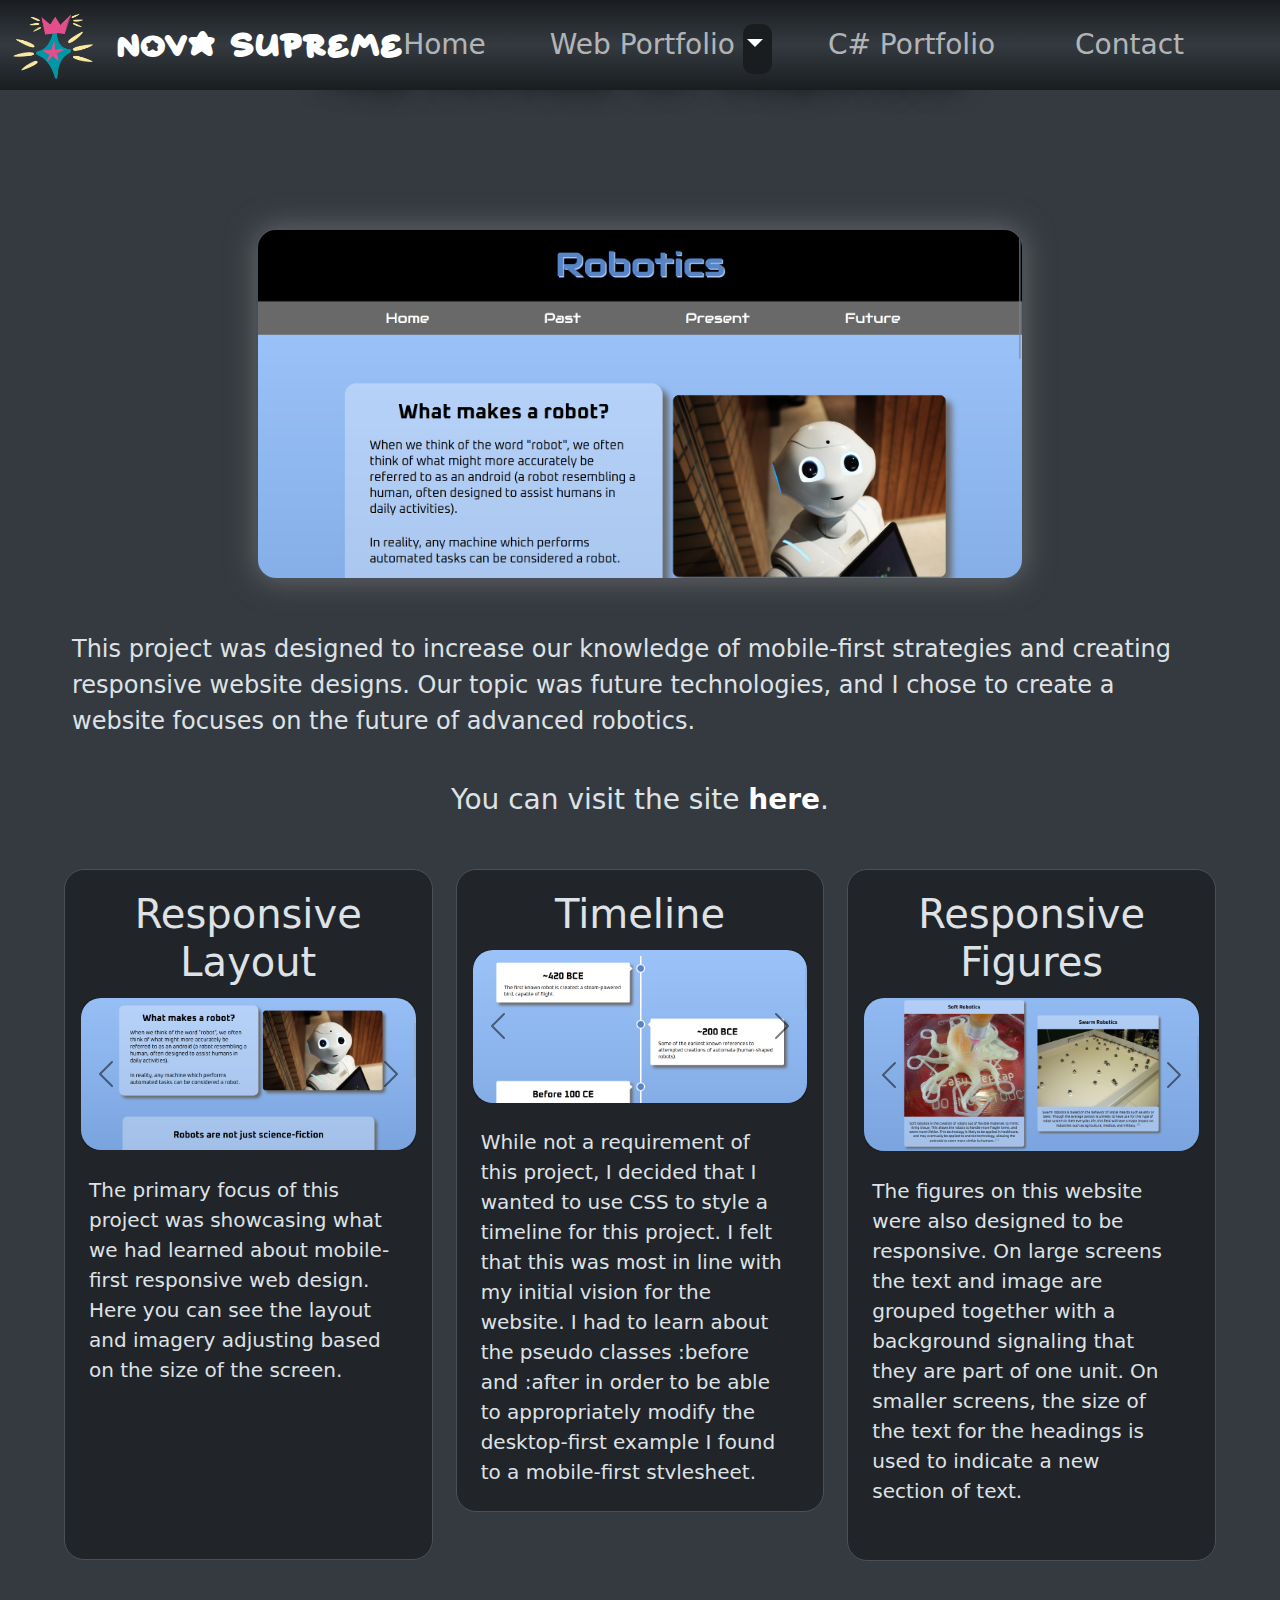
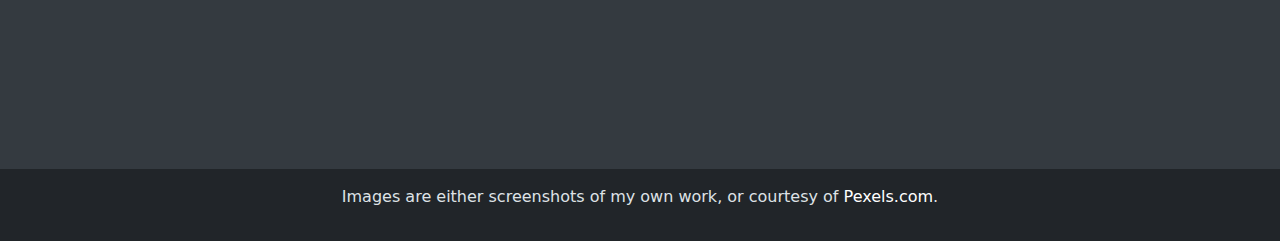
<file: web-portfolio/robotics-site.html>
<!doctype html>
<html lang="en" data-bs-theme="dark">
  <head>
    <!-- Required meta tags -->
    <meta charset="utf-8">
    <meta name="viewport" content="width=device-width, initial-scale=1, shrink-to-fit=no">

    <!-- FavIcon -->
    <link rel="apple-touch-icon" sizes="180x180" href="../images/apple-touch-icon.png">
    <link rel="icon" type="image/png" sizes="32x32" href="../images/favicon-32x32.png">
    <link rel="icon" type="image/png" sizes="16x16" href="../images/favicon-16x16.png">
    <link rel="shortcut icon" href="../images/favicon.ico">
	  <link rel="icon" sizes="192x192" href="../images/android-chrome-192x192.png">

    <!-- Bootstrap CSS -->
    <link href="https://cdn.jsdelivr.net/npm/bootstrap@5.3.3/dist/css/bootstrap.min.css" rel="stylesheet" integrity="sha384-QWTKZyjpPEjISv5WaRU9OFeRpok6YctnYmDr5pNlyT2bRjXh0JMhjY6hW+ALEwIH" crossorigin="anonymous">

    <!-- Local Stylesheet -->
     <link rel="stylesheet" href="../styles.css">

    <title>Web Portfolio | Robotics Site | Nova Supreme</title>
  </head>
  <body id="bootstrap-overrides" class="bg-body-secondary">

    <!-- Navigation -->
    <nav class="navbar navbar-expand-xl fixed-top">

      <a class="navbar-brand fs-3 fs-xl-2" href="../index.html"><img src="../images/logo.png" 
        alt="a digital drawing of a star with a crown" class="img-fluid navbar-brand" id="navbar-logo">Nova Supreme</a>

      <!-- Hamburger menu icon -->
      <button class="navbar-toggler me-3" type="button" data-bs-toggle="collapse" data-bs-target="#navbarSupportedContent" aria-controls="navbarSupportedContent" aria-expanded="false" aria-label="Toggle navigation">
        <span class="navbar-toggler-icon"></span>
       </button>

       <!-- Navbar links -->
        <div class="collapse navbar-collapse" id="navbarSupportedContent">
          <ul class="navbar-nav ms-auto me-2 me-xl-5 px-2">
            <li class="nav-item px-3 fs-3">
              <a class="nav-link px-4 mt-3" href="../index.html">Home</a>
            </li>
            <li class="nav-item dropdown px-3 fs-3 mb-xl-3 btn-group">
              <a class="nav-link ps-4 ps-xl-2 pe-2 mt-3" role="button" href="web-portfolio.html">Web Portfolio</a>
              <a class="dropdown-toggle dropdown-toggle-split mt-4 ps-3 ps-xl-1 text-white active" role="button" data-bs-toggle="dropdown" aria-expanded="false">
                <span class="visually-hidden">Toggle Dropdown</span>
              </a>
              <ul class="dropdown-menu">
                <li><a class="dropdown-item" href="portfolio-site.html">Portfolio Site</a></li>
                <li><a class="dropdown-item active" aria-current="page" href="robotics-site.html">Robotics Site</a></li>
                <li><a class="dropdown-item" href="stardew-fan-site.html">Stardew Fan Site</a></li>
              </ul>
            </li>
            <li class="nav-item px-3 fs-3">
              <a class="nav-link px-4 mt-3" href="../csharp-portfolio.html">C# Portfolio</a>
            </li>
            <li class="nav-item px-3 fs-3">
              <a class="nav-link px-4 my-3" href="../contact.html">Contact</a>
            </li>
          </ul>
        </div>

    </nav>

    <header class="mt-md-5">
      <img id="web-screen-img" class="img-top img-fluid border border-2 border-light-subtle" src="../images/robotics-site-home.png" alt="a screenshot of the homepage of a webisite titled &quot;Robotics&quot;">
      <h1 class="starborn text-white">The Future of Robotics</h1>
    </header>

    <main>

      <p class="lead fs-4 p-4 mx-md-5 mt-md-4">
        This project was designed to increase our knowledge of mobile-first strategies and creating responsive
            website designs. Our topic was future technologies, and I chose to create a website focuses on the future of
            advanced robotics.
      </p>

      <p class="lead fs-3 text-center">You can visit the site <a class="text-decoration-none fw-bold text-white" href="https://novasupre.com/robotics">here</a>.</p>

      <div class="css-grid css-grid-3 mt-lg-5">
        <article class="bg-dark border border-light-subtle p-lg-3 mb-3">
          <h2 class="fs-1 p-1 text-center">Responsive Layout</h2>
          <div id="carouselLayout" class="carousel slide">
            <div class="carousel-inner rounded-4">
              <div class="carousel-item active">
                <img class="img-fluid" src="../images/robotics-site-layout-desktop.png" alt="a screenshot of a site on a large window displaying a section of text to the left of an image">
              </div>
              
              <div class="carousel-item">
                <img class="img-fluid" src="../images/robotics-site-layout-mobile.png" alt="a screenshot of a site on a narrow window displaying a section of text with an image below">
              </div>
            </div>

            <button class="carousel-control-prev" type="button" data-bs-target="#carouselLayout" data-bs-slide="prev">
              <span class="carousel-control-prev-icon" aria-hidden="true"></span>
              <span class="visually-hidden">Previous</span>
            </button>

            <button class="carousel-control-next" type="button" data-bs-target="#carouselLayout" data-bs-slide="next">
              <span class="carousel-control-next-icon" aria-hidden="true"></span>
              <span class="visually-hidden">Next</span>
            </button>
          </div>

          <p class="p-2 fs-5 overflow-auto car-p">
            The primary focus of this project was showcasing what we had learned about mobile-first responsive web design. 
            Here you can see the layout and imagery adjusting based on the size of the screen.
          </p>
        </article>


        <article class="bg-dark border border-light-subtle p-lg-3 mb-3">
          <h2 class="fs-1 p-1 text-center">Timeline</h2>
          <div id="carouselTimeline" class="carousel slide">
            <div class="carousel-inner rounded-4">
              <div class="carousel-item active">
                <img class="img-fluid" src="../images/robotics-site-timeline-desktop.png" alt="a screenshot of a site on a large window displaying a timeline with the line in down the middle and bubbles to both the left and right sides">
              </div>
              
              <div class="carousel-item">
                <img class="img-fluid" src="../images/robotics-site-timeline-mobile.png" alt="a screenshot of a site on a narrow window displaying the same timeline with the line down the left side and all bubbles to the right">
              </div>
            </div>

            <button class="carousel-control-prev" type="button" data-bs-target="#carouselTimeline" data-bs-slide="prev">
              <span class="carousel-control-prev-icon" aria-hidden="true"></span>
              <span class="visually-hidden">Previous</span>
            </button>

            <button class="carousel-control-next" type="button" data-bs-target="#carouselTimeline" data-bs-slide="next">
              <span class="carousel-control-next-icon" aria-hidden="true"></span>
              <span class="visually-hidden">Next</span>
            </button>
          </div>

          <p class="p-2 fs-5 overflow-auto car-p">
            While not a requirement of this project, I decided that I wanted to use CSS to style a timeline for this project.
            I felt that this was most in line with my initial vision for the website. I had to learn about the pseudo classes :before and 
            :after in order to be able to appropriately modify the desktop-first example I found to a mobile-first stylesheet.
          </p>
        </article>


        <article class="bg-dark border border-light-subtle p-lg-3 mb-3">
          <h2 class="fs-1 p-1 text-center">Responsive Figures</h2>
          <div id="carouselFigs" class="carousel slide">
            <div class="carousel-inner rounded-4">
              <div class="carousel-item active">
                <img class="img-fluid" src="../images/robotics-site-figures-desktop.png" alt="a screenshot of a site on a large window displaying two figures - images grouped with text beneath them - side by side">
              </div>
              
              <div class="carousel-item">
                <img class="img-fluid" src="../images/robotics-site-figures-mobile.png" alt="a screenshot of a site on a narrow window displaying a figure - an image and text grouped together - with the heading for the next figure visible beneath">
              </div>
            </div>

            <button class="carousel-control-prev" type="button" data-bs-target="#carouselFigs" data-bs-slide="prev">
              <span class="carousel-control-prev-icon" aria-hidden="true"></span>
              <span class="visually-hidden">Previous</span>
            </button>

            <button class="carousel-control-next" type="button" data-bs-target="#carouselFigs" data-bs-slide="next">
              <span class="carousel-control-next-icon" aria-hidden="true"></span>
              <span class="visually-hidden">Next</span>
            </button>
          </div>

          <p class="p-2 fs-5 overflow-auto car-p">
            The figures on this website were also designed to be responsive. On large screens the text and image are grouped together
            with a background signaling that they are part of one unit. On smaller screens, the size of the text for the headings is 
            used to indicate a new section of text.
          </p>
        </article>
      </div>

    </main>


    <footer class="footer-web container-fluid bg-dark text-center py-3">

      <p>Images are either screenshots of my own work, or courtesy of <a class="text-decoration-none text-white" href="https://pexels.com">Pexels.com</a>.</p>

    </footer>

    <!--JavaScript -->
    <!-- jQuery first, then Popper.js, then Bootstrap JS, then local scripts -->
    <script src="https://ajax.googleapis.com/ajax/libs/jquery/3.7.1/jquery.min.js"></script> 
    <script src="https://cdn.jsdelivr.net/npm/@popperjs/core@2.11.8/dist/umd/popper.min.js" integrity="sha384-I7E8VVD/ismYTF4hNIPjVp/Zjvgyol6VFvRkX/vR+Vc4jQkC+hVqc2pM8ODewa9r" crossorigin="anonymous"></script>
    <script src="https://cdn.jsdelivr.net/npm/bootstrap@5.3.3/dist/js/bootstrap.min.js" integrity="sha384-0pUGZvbkm6XF6gxjEnlmuGrJXVbNuzT9qBBavbLwCsOGabYfZo0T0to5eqruptLy" crossorigin="anonymous"></script>
    <script src="../scripts.js"></script>
  </body>
</html>
</file>
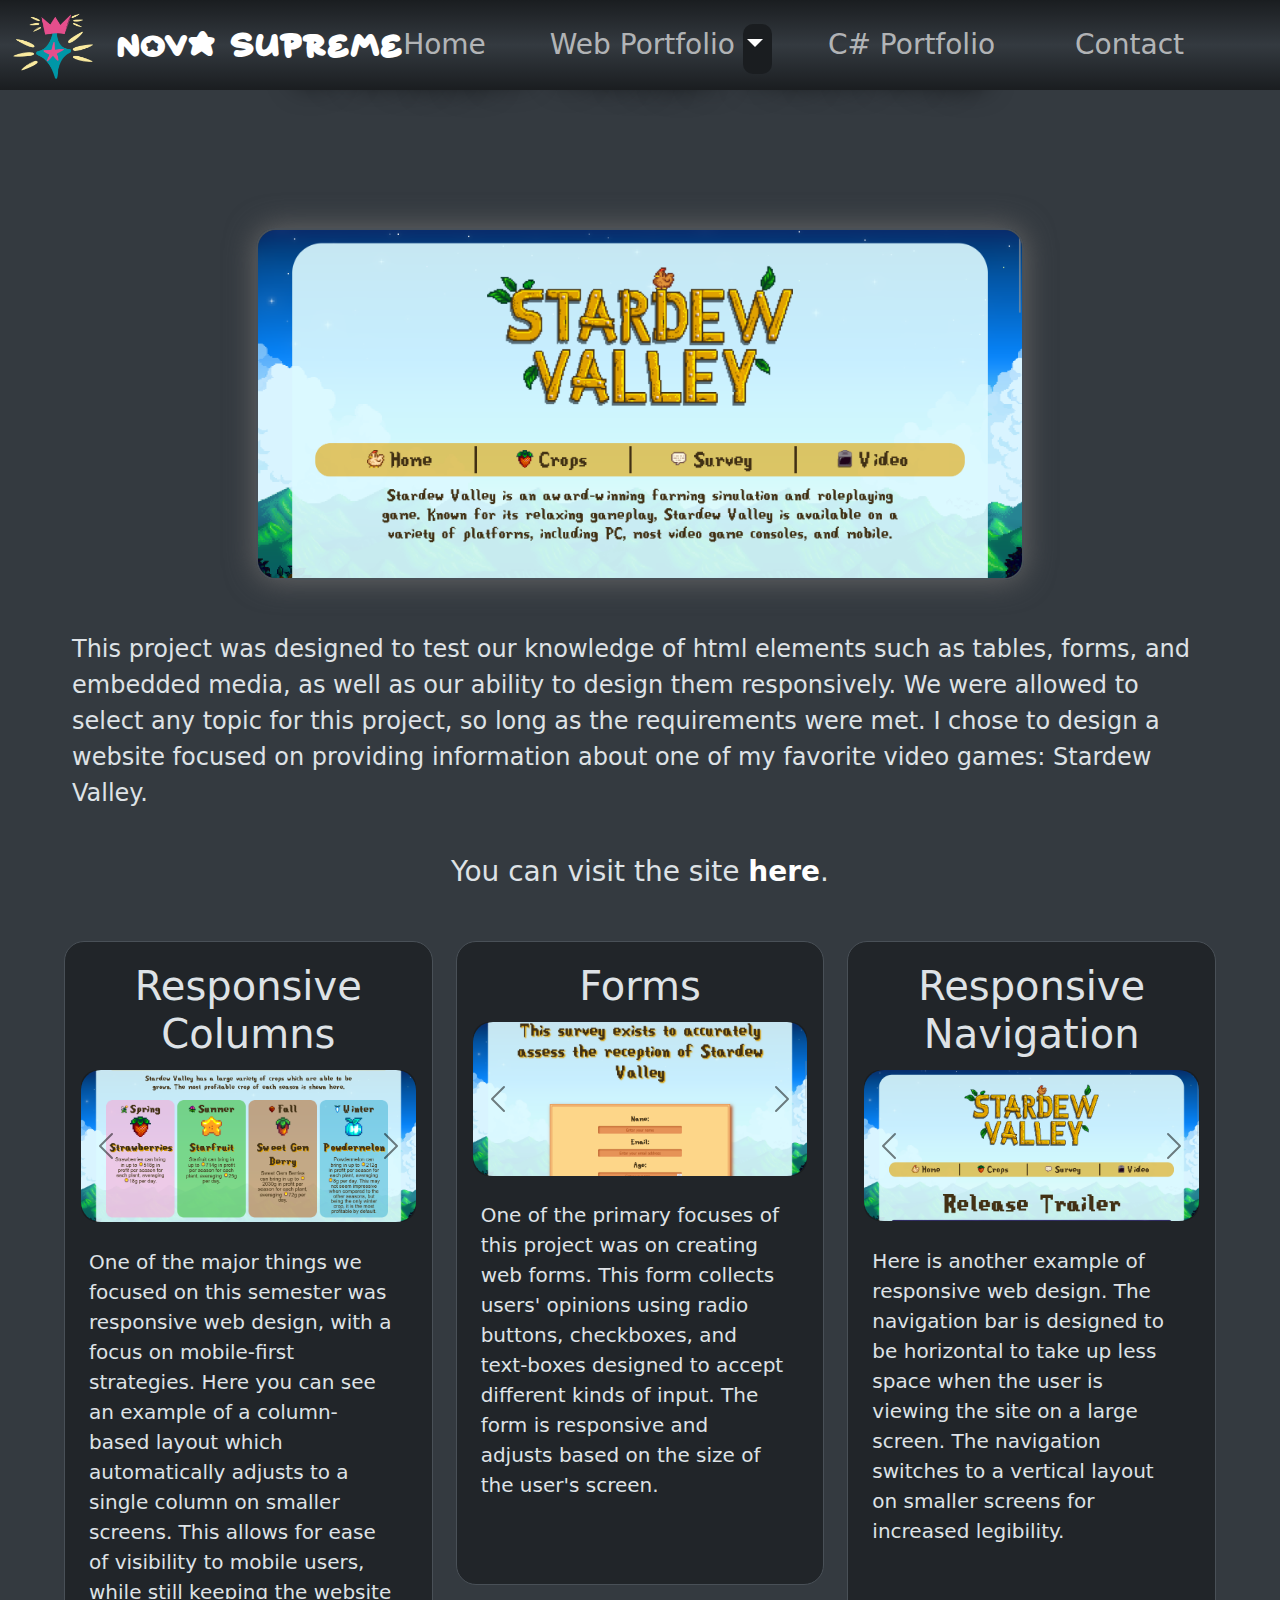
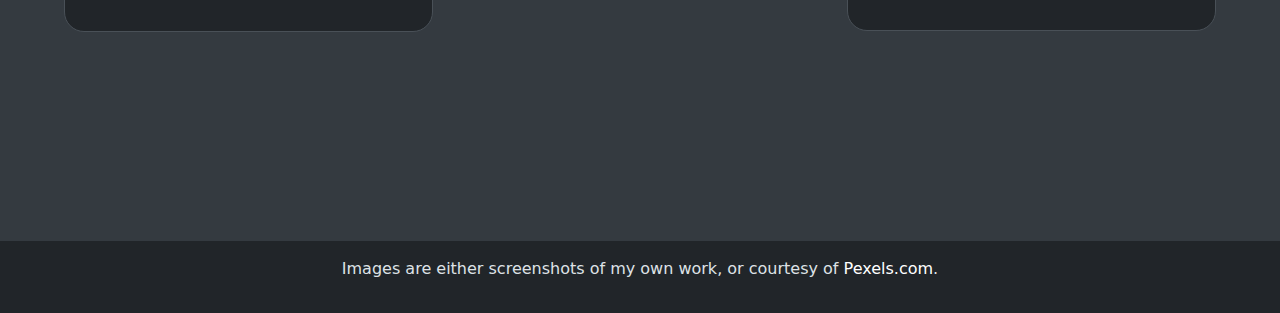
<file: web-portfolio/stardew-fan-site.html>
<!doctype html>
<html lang="en" data-bs-theme="dark">
  <head>
    <!-- Required meta tags -->
    <meta charset="utf-8">
    <meta name="viewport" content="width=device-width, initial-scale=1, shrink-to-fit=no">

    <!-- FavIcon -->
    <link rel="apple-touch-icon" sizes="180x180" href="../images/apple-touch-icon.png">
    <link rel="icon" type="image/png" sizes="32x32" href="../images/favicon-32x32.png">
    <link rel="icon" type="image/png" sizes="16x16" href="../images/favicon-16x16.png">
    <link rel="shortcut icon" href="../images/favicon.ico">
	  <link rel="icon" sizes="192x192" href="../images/android-chrome-192x192.png">

    <!-- Bootstrap CSS -->
    <link href="https://cdn.jsdelivr.net/npm/bootstrap@5.3.3/dist/css/bootstrap.min.css" rel="stylesheet" integrity="sha384-QWTKZyjpPEjISv5WaRU9OFeRpok6YctnYmDr5pNlyT2bRjXh0JMhjY6hW+ALEwIH" crossorigin="anonymous">

    <!-- Local Stylesheet -->
     <link rel="stylesheet" href="../styles.css">

    <title>Web Portfolio | Stardew Site | Nova Supreme</title>
  </head>
  <body id="bootstrap-overrides" class="bg-body-secondary">

    <!-- Navigation -->
    <nav class="navbar navbar-expand-xl fixed-top">

      <a class="navbar-brand fs-3 fs-xl-2" href="../index.html"><img src="../images/logo.png" 
        alt="a digital drawing of a star with a crown" class="img-fluid navbar-brand" id="navbar-logo">Nova Supreme</a>

      <!-- Hamburger menu icon -->
      <button class="navbar-toggler me-3" type="button" data-bs-toggle="collapse" data-bs-target="#navbarSupportedContent" aria-controls="navbarSupportedContent" aria-expanded="false" aria-label="Toggle navigation">
        <span class="navbar-toggler-icon"></span>
       </button>

       <!-- Navbar links -->
        <div class="collapse navbar-collapse" id="navbarSupportedContent">
          <ul class="navbar-nav ms-auto me-2 me-xl-5 px-2">
            <li class="nav-item px-3 fs-3">
              <a class="nav-link px-4 mt-3" href="../index.html">Home</a>
            </li>
            <li class="nav-item dropdown px-3 fs-3 mb-xl-3 btn-group">
              <a class="nav-link ps-4 ps-xl-2 pe-2 mt-3" role="button" href="web-portfolio.html">Web Portfolio</a>
              <a class="dropdown-toggle dropdown-toggle-split mt-4 ps-3 ps-xl-1 text-white active" role="button" data-bs-toggle="dropdown" aria-expanded="false">
                <span class="visually-hidden">Toggle Dropdown</span>
              </a>
              <ul class="dropdown-menu">
                <li><a class="dropdown-item" href="portfolio-site.html">Portfolio Site</a></li>
                <li><a class="dropdown-item" href="robotics-site.html">Robotics Site</a></li>
                <li><a class="dropdown-item active" aria-current="page" href="stardew-fan-site.html">Stardew Fan Site</a></li>
              </ul>
            </li>
            <li class="nav-item px-3 fs-3">
              <a class="nav-link px-4 mt-3" href="../csharp-portfolio.html">C# Portfolio</a>
            </li>
            <li class="nav-item px-3 fs-3">
              <a class="nav-link px-4 my-3" href="../contact.html">Contact</a>
            </li>
          </ul>
        </div>

    </nav>

    <header class="mt-md-5">
      <img id="web-screen-img" class="img-top img-fluid border border-2 border-light-subtle" src="../images/stardew-site-home.png" alt="a screenshot of the homepage of a website paying homage to the game &quot;Stardew Valley&quot;">
      <h1 class="starborn text-white">Stardew Valley Fanpage</h1>
    </header>

    <main>

      <p class="lead fs-4 p-4 mx-md-5 mt-md-4">
        This project was designed to test our knowledge of html elements such as tables, forms, and embedded
        media, as well as our ability to design them responsively. We were allowed to select any topic for this
        project, so long as the requirements were met. I chose to design a website focused on providing information
        about one of my favorite video games: Stardew Valley.
      </p>

      <p class="lead fs-3 text-center">You can visit the site <a class="text-decoration-none fw-bold text-white" href="https://novasupre.com/stardew">here</a>.</p>

      <div class="css-grid css-grid-3 mt-lg-5">
        <article class="bg-dark border border-light-subtle p-lg-3 mb-3">
          <h2 class="fs-1 p-1 text-center">Responsive Columns</h2>
          <div id="carouselColumns" class="carousel slide">
            <div class="carousel-inner rounded-4">
              <div class="carousel-item active">
                <img class="img-fluid" src="../images/stardew-site-columns-desktop.png" alt="a screenshot of a site on a large window displaying four columns side-by-side">
              </div>
              
              <div class="carousel-item">
                <img class="img-fluid" src="../images/stardew-site-columns-mobile.png" alt="a screenshot of a site on a narrow window displaying info boxes vertically">
              </div>
            </div>

            <button class="carousel-control-prev" type="button" data-bs-target="#carouselColumns" data-bs-slide="prev">
              <span class="carousel-control-prev-icon" aria-hidden="true"></span>
              <span class="visually-hidden">Previous</span>
            </button>

            <button class="carousel-control-next" type="button" data-bs-target="#carouselColumns" data-bs-slide="next">
              <span class="carousel-control-next-icon" aria-hidden="true"></span>
              <span class="visually-hidden">Next</span>
            </button>
          </div>

          <p class="p-2 fs-5 overflow-auto car-p">
            One of the major things we focused on this semester was responsive web design, with a focus on mobile-first strategies.
            Here you can see an example of a column-based layout which automatically adjusts to a single column on smaller screens.
            This allows for ease of visibility to mobile users, while still keeping the website condensed and pleasing for desktop users.
            We learned multiple ways to create column layouts such as CSS Grids, Bootstrap, and Float.
          </p>
        </article>


        <article class="bg-dark border border-light-subtle p-lg-3 mb-3">
          <h2 class="fs-1 p-1 text-center">Forms</h2>
          <div id="carouselForms" class="carousel slide">
            <div class="carousel-inner rounded-4">
              <div class="carousel-item active">
                <img class="img-fluid" src="../images/stardew-site-survey-desktop.png" alt="a screenshot of a site on a large window displaying a form to collect user opinions">
              </div>
              
              <div class="carousel-item">
                <img class="img-fluid" src="../images/stardew-site-survey-mobile.png" alt="a screenshot of a site on a narrow window displaying the same form, sized down to fit">
              </div>
            </div>

            <button class="carousel-control-prev" type="button" data-bs-target="#carouselForms" data-bs-slide="prev">
              <span class="carousel-control-prev-icon" aria-hidden="true"></span>
              <span class="visually-hidden">Previous</span>
            </button>

            <button class="carousel-control-next" type="button" data-bs-target="#carouselForms" data-bs-slide="next">
              <span class="carousel-control-next-icon" aria-hidden="true"></span>
              <span class="visually-hidden">Next</span>
            </button>
          </div>

          <p class="p-2 fs-5 overflow-auto car-p">
            One of the primary focuses of this project was on creating web forms. This form collects users' opinions using radio
            buttons, checkboxes, and text-boxes designed to accept different kinds of input. The form is responsive and adjusts
            based on the size of the user's screen.
          </p>
        </article>


        <article class="bg-dark border border-light-subtle p-lg-3 mb-3">
          <h2 class="fs-1 p-1 text-center">Responsive Navigation</h2>
          <div id="carouselNav" class="carousel slide">
            <div class="carousel-inner rounded-4">
              <div class="carousel-item active">
                <img class="img-fluid" src="../images/stardew-site-nav-desktop.png" alt="a screenshot of a site on a large window displaying a horizontal navigation bar across the top of the page">
              </div>
              
              <div class="carousel-item">
                <img class="img-fluid" src="../images/stardew-site-nav-mobile.png" alt="a screenshot of a site on a narrow window displaying a vertical navigation bar with pages stacked on top of one another">
              </div>
            </div>

            <button class="carousel-control-prev" type="button" data-bs-target="#carouselNav" data-bs-slide="prev">
              <span class="carousel-control-prev-icon" aria-hidden="true"></span>
              <span class="visually-hidden">Previous</span>
            </button>

            <button class="carousel-control-next" type="button" data-bs-target="#carouselNav" data-bs-slide="next">
              <span class="carousel-control-next-icon" aria-hidden="true"></span>
              <span class="visually-hidden">Next</span>
            </button>
          </div>

          <p class="p-2 fs-5 overflow-auto car-p">
            Here is another example of responsive web design. The navigation bar is designed to be horizontal to take up less space
            when the user is viewing the site on a large screen. The navigation switches to a vertical layout on smaller screens
            for increased legibility.
          </p>
        </article>
      </div>
    </main>

    <footer class="footer-web container-fluid bg-dark text-center py-3">

      <p>Images are either screenshots of my own work, or courtesy of <a class="text-decoration-none text-white" href="https://pexels.com">Pexels.com</a>.</p>

    </footer>

    <!--JavaScript -->
    <!-- jQuery first, then Popper.js, then Bootstrap JS, then local scripts -->
    <script src="https://ajax.googleapis.com/ajax/libs/jquery/3.7.1/jquery.min.js"></script> 
    <script src="https://cdn.jsdelivr.net/npm/@popperjs/core@2.11.8/dist/umd/popper.min.js" integrity="sha384-I7E8VVD/ismYTF4hNIPjVp/Zjvgyol6VFvRkX/vR+Vc4jQkC+hVqc2pM8ODewa9r" crossorigin="anonymous"></script>
    <script src="https://cdn.jsdelivr.net/npm/bootstrap@5.3.3/dist/js/bootstrap.min.js" integrity="sha384-0pUGZvbkm6XF6gxjEnlmuGrJXVbNuzT9qBBavbLwCsOGabYfZo0T0to5eqruptLy" crossorigin="anonymous"></script>
    <script src="../scripts.js"></script>
  </body>
</html>
</file>
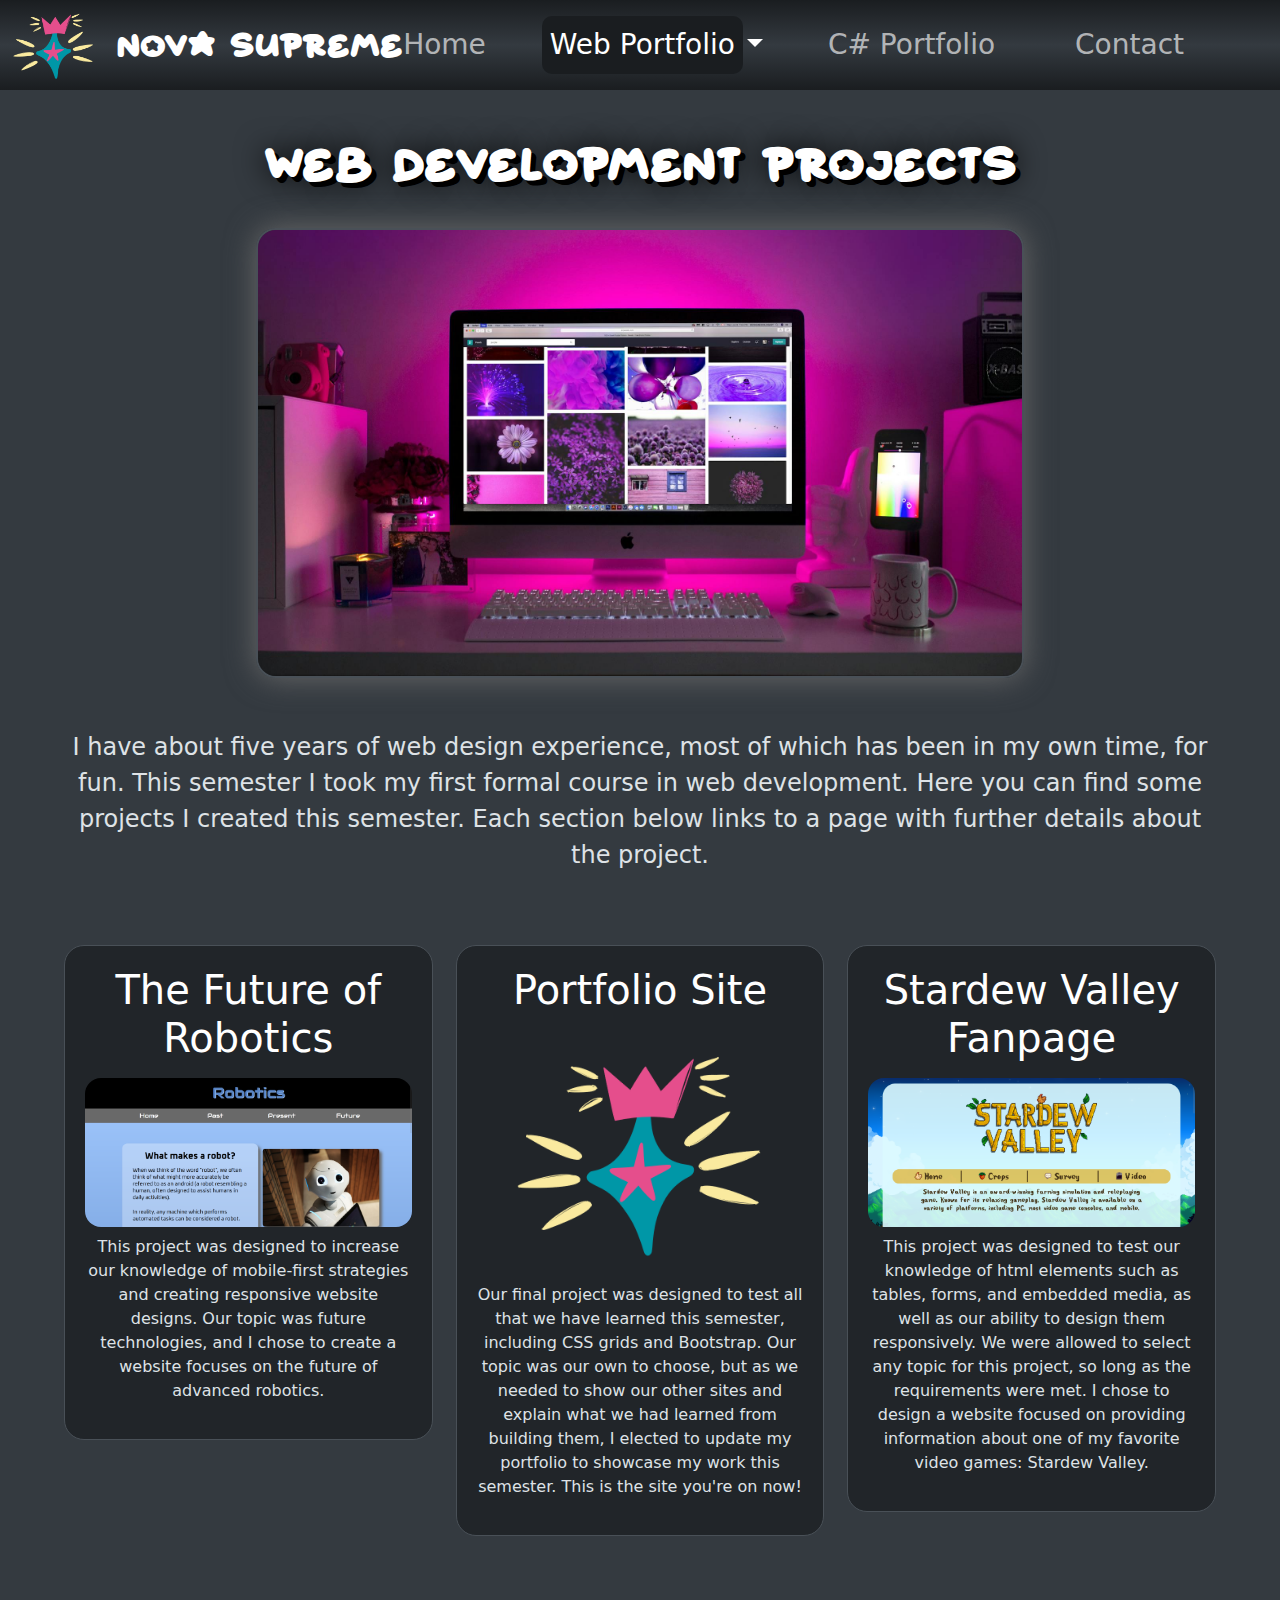
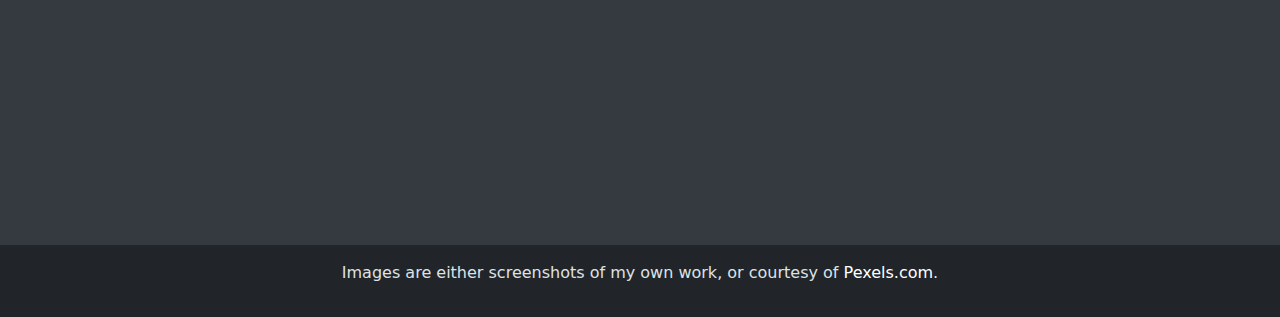
<file: web-portfolio/web-portfolio.html>
<!doctype html>
<html lang="en" data-bs-theme="dark">
  <head>
    <!-- Required meta tags -->
    <meta charset="utf-8">
    <meta name="viewport" content="width=device-width, initial-scale=1, shrink-to-fit=no">

    <!-- FavIcon -->
    <link rel="apple-touch-icon" sizes="180x180" href="../images/apple-touch-icon.png">
    <link rel="icon" type="image/png" sizes="32x32" href="../images/favicon-32x32.png">
    <link rel="icon" type="image/png" sizes="16x16" href="../images/favicon-16x16.png">
    <link rel="shortcut icon" href="../images/favicon.ico">
	  <link rel="icon" sizes="192x192" href="../images/android-chrome-192x192.png">

    <!-- Bootstrap CSS -->
    <link href="https://cdn.jsdelivr.net/npm/bootstrap@5.3.3/dist/css/bootstrap.min.css" rel="stylesheet" integrity="sha384-QWTKZyjpPEjISv5WaRU9OFeRpok6YctnYmDr5pNlyT2bRjXh0JMhjY6hW+ALEwIH" crossorigin="anonymous">

    <!-- Local Stylesheet -->
     <link rel="stylesheet" href="../styles.css">

    <title>Web Portfolio | Nova Supreme</title>
  </head>
  <body id="bootstrap-overrides" class="bg-body-secondary">

    <!-- Navigation -->
    <nav class="navbar navbar-expand-xl fixed-top">

      <a class="navbar-brand fs-3 fs-xl-2" href="../index.html"><img src="../images/logo.png" 
        alt="a digital drawing of a star with a crown" class="img-fluid navbar-brand" id="navbar-logo">Nova Supreme</a>

      <!-- Hamburger menu icon -->
      <button class="navbar-toggler me-3" type="button" data-bs-toggle="collapse" data-bs-target="#navbarSupportedContent" aria-controls="navbarSupportedContent" aria-expanded="false" aria-label="Toggle navigation">
        <span class="navbar-toggler-icon"></span>
       </button>

       <!-- Navbar links -->
        <div class="collapse navbar-collapse" id="navbarSupportedContent">
          <ul class="navbar-nav ms-auto me-2 me-xl-5 px-2">
            <li class="nav-item px-3 fs-3">
              <a class="nav-link px-4 mt-3" href="../index.html">Home</a>
            </li>
            <li class="nav-item dropdown px-3 fs-3 mb-xl-3 btn-group">
              <a class="nav-link ps-4 ps-xl-2 pe-2 mt-3 active" aria-current="page" role="button" href="web-portfolio.html">Web Portfolio</a>
              <a class="dropdown-toggle dropdown-toggle-split mt-4 ps-3 ps-xl-1 text-white" role="button" data-bs-toggle="dropdown" aria-expanded="false">
                <span class="visually-hidden">Toggle Dropdown</span>
              </a>
              <ul class="dropdown-menu">
                <li><a class="dropdown-item" href="portfolio-site.html">Portfolio Site</a></li>
                <li><a class="dropdown-item" href="robotics-site.html">Robotics Site</a></li>
                <li><a class="dropdown-item" href="stardew-fan-site.html">Stardew Fan Site</a></li>
              </ul>
            </li>
            <li class="nav-item px-3 fs-3">
              <a class="nav-link px-4 mt-3" href="../csharp-portfolio.html">C# Portfolio</a>
            </li>
            <li class="nav-item px-3 fs-3">
              <a class="nav-link px-4 my-3" href="../contact.html">Contact</a>
            </li>
          </ul>
        </div>

    </nav>

    <header class="mt-md-5">
      <img id="flavor-img" class="img-fluid border border-2 border-light-subtle" src="../images/web-dev.jpg" alt="a computer monitor displaying a large number of different images">
      <h1 class="starborn text-white">Web Development Projects</h1>
    </header>

    <main class="text-center">

      <p class="lead fs-4 p-4 mx-md-5 mt-md-4">
        I have about five years of web design experience, most of which has been in my own time, for fun.
        This semester I took my first formal course in web development. Here you can find some projects I created
        this semester. Each section below links to a page with further details about the project.
      </p>

      <div class="css-grid css-grid-2 mt-lg-5">
        <article class="bg-dark border border-light-subtle p-lg-3 mb-3">
          <h2 class="fs-1 p-1"><a class="text-decoration-none text-white" href="robotics-site.html">The Future of Robotics</a></h2>
          <a href="robotics-site.html"><img class="img-fluid p-lg-1" src="../images/robotics-site-home.png" alt="a screenshot of the homepage of a webisite titled &quot;Robotics&quot;"></a>
          <p class="p-1">
            This project was designed to increase our knowledge of mobile-first strategies and creating responsive
            website designs. Our topic was future technologies, and I chose to create a website focuses on the future of
            advanced robotics.
          </p>
        </article>

        <article class="bg-dark border border-light-subtle p-lg-3 mb-3">
          <h2 class="fs-1 p-1"><a class="text-decoration-none text-white" href="portfolio-site.html">Portfolio Site</a></h2>
          <a href="portfolio-site.html"><img class="img-fluid p-lg-1" src="../images/logo.png" alt="a digital drawing of a star with a crown"></a>
          <p class="p-1">
            Our final project was designed to test all that we have learned this semester, 
            including CSS grids and Bootstrap. Our topic was our own to choose, but as we needed to show our
            other sites and explain what we had learned from building them, I elected to update my portfolio to
            showcase my work this semester. This is the site you're on now!
          </p>
        </article>

        <article class="bg-dark border border-light-subtle p-lg-3 mb-3">
          <h2 class="fs-1 p-1"><a class="text-decoration-none text-white" href="stardew-fan-site.html">Stardew Valley Fanpage</a></h2>
          <a href="stardew-fan-site.html"><img class="img-fluid p-lg-1" src="../images/stardew-site-home.png" alt="a screenshot of the homepage of a website paying homage to the game &quot;Stardew Valley&quot;"></a>
          <p class="p-1">
            This project was designed to test our knowledge of html elements such as tables, forms, and embedded
            media, as well as our ability to design them responsively. We were allowed to select any topic for this
            project, so long as the requirements were met. I chose to design a website focused on providing information
            about one of my favorite video games: Stardew Valley.
          </p>
        </article>
      </div>

    </main>

    <footer class="footer-web py-3 container-fluid bg-dark text-center">

      <p>Images are either screenshots of my own work, or courtesy of <a class="text-decoration-none text-white" href="https://pexels.com">Pexels.com</a>.</p>

    </footer>

    <!--JavaScript -->
    <!-- jQuery first, then Popper.js, then Bootstrap JS, then local scripts -->
    <script src="https://ajax.googleapis.com/ajax/libs/jquery/3.7.1/jquery.min.js"></script> 
    <script src="https://cdn.jsdelivr.net/npm/@popperjs/core@2.11.8/dist/umd/popper.min.js" integrity="sha384-I7E8VVD/ismYTF4hNIPjVp/Zjvgyol6VFvRkX/vR+Vc4jQkC+hVqc2pM8ODewa9r" crossorigin="anonymous"></script>
    <script src="https://cdn.jsdelivr.net/npm/bootstrap@5.3.3/dist/js/bootstrap.min.js" integrity="sha384-0pUGZvbkm6XF6gxjEnlmuGrJXVbNuzT9qBBavbLwCsOGabYfZo0T0to5eqruptLy" crossorigin="anonymous"></script>
    <script src="../scripts.js"></script>
  </body>
</html>
</file>
<file: styles.css>
/* declare starborn font family */
@font-face {
  font-family: starborn;
  src: url(fonts/Starborn.ttf);
}

/* style starborn font */
.starborn {
  font-family: starborn, sans-serif;
}

/* styles for entire page */
body {
  min-height: 100vh;
  position: relative;
}

/* Navbar Customization Beyond Bootstrap */
#navbar-logo {
  height: 7vh;
  margin-right: 0;
}

.navbar-brand {
  font-family: starborn, sans-serif;
}

.navbar {
  background-image: linear-gradient(var(--bs-dark-bg-subtle), var(--bs-secondary-bg), var(--bs-dark-bg-subtle));
  padding: 0 0 3vh 0;
  height: 10vh;
}

.navbar-nav {
  background-image: linear-gradient(var(--bs-secondary-bg), var(--bs-dark-bg-subtle));
  width: fit-content;
}

#bootstrap-overrides .nav-link {
  margin-left: 0;
}

.navbar * {
  border-radius: 10px;
}

.nav-link:active {
  background-color: var(--bs-secondary-bg);
}

.dropdown-item:active {
  background-color: var(--bs-secondary-bg);
}

#bootstrap-overrides .active {
  background-color: var(--bs-dark-bg-subtle)
}

#bootstrap-overrides .dropdown-menu {
  position: absolute;
  width: fit-content;
  left: 30%;
  background-image: linear-gradient(var(--bs-secondary-bg), var(--bs-dark-bg-subtle));
}

/* style rules for header */
header {
  text-align: center;
}

#bootstrap-overrides header img {
  position: relative;
  top: 10vh;
  box-shadow: 0 0 30px dimgray;
}

#flavor-img {
  height: 50vh;
  width: 100vw;
  object-fit: cover;
  max-width: 768px;
}

#web-screen-img {
  max-height: 50vh;
  width: 100vw;
  object-fit: cover;
  max-width: 768px;
}

#header-logo {
  max-height: 50vh;
  object-fit: contain;
  object-position: center;
  width: fit-content;
  max-width: 100vw;
  background-color: var(--bs-dark-bg-subtle);
}

.home-header {
  display: flex;
  position: relative;
  top: 10vh;
  align-items: center;
  justify-content: center;
  background-image: url(images/starry-sky.jpg);
  height: 50vh;
  width: 100%;
  object-fit: cover;
}

header p {
  margin: auto;
  text-align: center;
  padding: 5% 10%;
  background-color: rgba(0, 0, 0, 75%);
  border: 3px groove var(--bs-secondary-bg);
  border-radius: 20px;
  box-shadow: 0 0 30px dimgray, 0 0 20px inset dimgray;
}

header h1 {
  position: relative;
  top: 15vh;
  text-shadow: 0 0 30px black, 5px 5px black;
}

.img-top {
  object-position: top;
}

/* style rules for main content */
.home-main {
  position: relative;
  top: 10vh;
}

main {
  position: relative;
  top: 15vh;
}

.css-grid article {
  height: fit-content;
  width: fit-content;
}

.modal-content img {
  height: 90vh;
}

.github-logo {
  height: 3em;
}

.contact-links div {
  margin-left: 15%;
}

#email-reveal:hover, #email-hide:hover {
  cursor: pointer;
}

/* hide email display block */
#hidden-email {
  display: none;
}

/* style rules for footer content */
footer {
  height: fit-content;
  position: relative;
  top: 20vh;
}

.footer-main {
  top: 15vh;
}

.footer-web {
  top: 20vh;
}



/* style rules for sm breakpoint */
@media screen and (min-width: 576px) {
  
}


/* style rules for md breakpoint */
@media screen and (min-width: 768px) {
  /*style rules for header content on medium viewports and above */
  #bootstrap-overrides header img {
    border-radius: 20px;
    top: 20vh;
  }

  .footer-web {
    top: 75vh;
  }

  header h1 {
    top: -40vh;
  }

  /* style rules for main content on medium viewports and above */
  main section{
    width: 700px;
    margin: 0 auto;
  }

  /* style bootstrap grid on medium viewports and above */
  .col-lg {
    border-radius: 15px;
  }

  .row {
    gap: 2%;
  }

  /* style rules for css grid */
  .css-grid {
    display: grid;
    grid: 40vh / auto auto auto;
    margin-left: 5%;
    margin-right: 5%;
    column-gap: 2%;
  }

  .css-grid article {
    border-radius: 20px;
    max-width: 30vw;
  }

  .css-grid img {
    border-radius: 20px;
    min-width: 300px;
  }

  /* style rule for carousel content */
  .car-p {
    height: 40vh;
    width: 25vw;
    margin-top: 5%;
  }

  /* style rule for contact links for medium viewports and above */
  .contact-links {
    border-radius: 20px;
  }
}


/* style rules for lg breakpoint */
@media screen and (min-width: 992px) {
  
}


/* style rules for xl breakpoint */
@media screen and (min-width: 1200px) {

  /* style rule to position dropdown menu for extra-large and larger viewports */
  #bootstrap-overrides .dropdown-menu {
    top: 12vh;
    width: fit-content;
    text-align: right;
  }

  /* style rules to adjust navbar for viewports large enough not to use hamburger button */
  #bootstrap-overrides .nav-item {
    text-align: center;
    width: fit-content;
    text-wrap: nowrap;
  }

  #navbar-logo {
    height: 10vh;
    margin-right: 3%;
  }
  
  .navbar-nav {
    background-image: none;
  }
  
  .navbar {
    padding: 0;
  }
}
</file>
